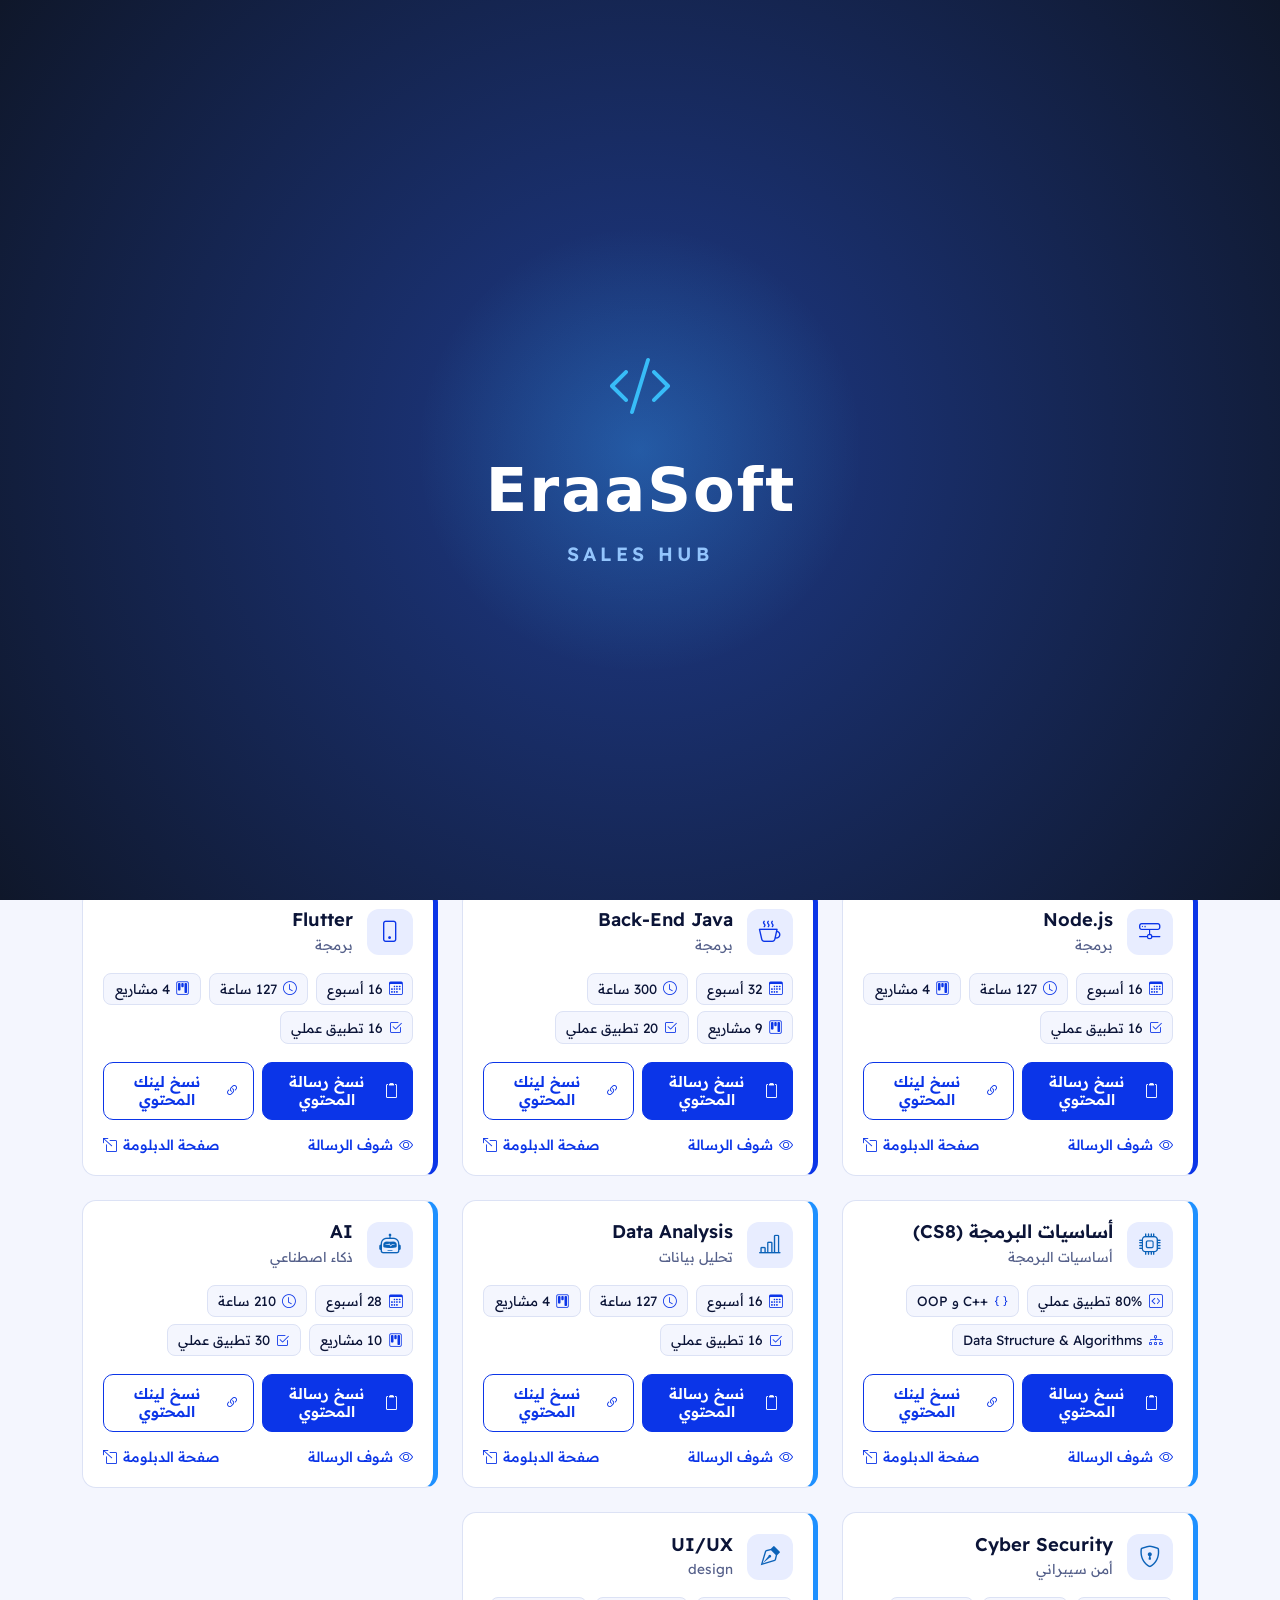
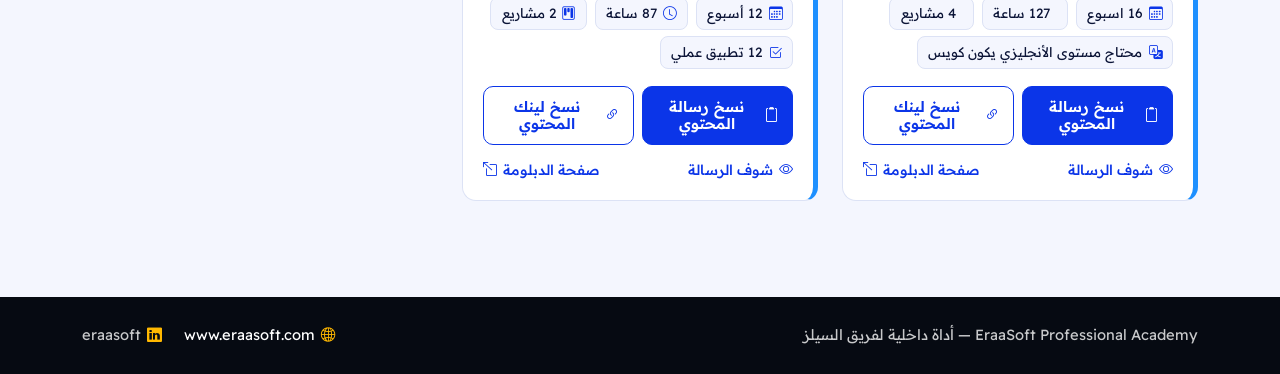
<file: index.html>
<!doctype html>
<html lang="ar" dir="rtl">

<head>
  <meta charset="utf-8">
  <meta name="viewport" content="width=device-width, initial-scale=1">
  <title>الدبلومات | EraaSoft Sales Hub</title>
  <link rel="stylesheet" href="assets/vendor/bootstrap.rtl.min.css">
  <link rel="stylesheet" href="assets/vendor/bootstrap-icons/bootstrap-icons.min.css">
  <link rel="stylesheet" href="assets/vendor/animate.min.css">
  <link rel="stylesheet" href="assets/vendor/aos.css">
  <link rel="stylesheet" href="assets/fonts/fonts.css">
  <link rel="stylesheet" href="css/style.css">
</head>

<body data-page="diplomas">

  <!-- GSAP Intro / Splash Screen -->
  <div id="splash">
    <div class="splash-glow" id="splash-glow"></div>
    <div class="splash-container">
      <div class="splash-icon-wrap" id="splash-icon">
        <i class="bi bi-code-slash"></i>
      </div>
      <h1 class="splash-title" id="splash-title">
        <span class="splash-char">E</span>
        <span class="splash-char">r</span>
        <span class="splash-char">a</span>
        <span class="splash-char">a</span>
        <span class="splash-char">S</span>
        <span class="splash-char">o</span>
        <span class="splash-char">f</span>
        <span class="splash-char">t</span>
      </h1>
      <div class="splash-sub" id="splash-sub">Sales Hub</div>
    </div>
  </div>

  <!-- قالب الزرار -->
  <template id="theme-toggle-template">
    <button id="theme-toggle" class="theme-toggle" aria-label="تغيير الوضع">
      <span class="toggle-icon">
        <svg class="sun-icon" xmlns="http://www.w3.org/2000/svg" viewBox="0 0 24 24" fill="none" stroke="currentColor"
          stroke-width="2" stroke-linecap="round" stroke-linejoin="round">
          <circle cx="12" cy="12" r="5"></circle>
          <line x1="12" y1="1" x2="12" y2="3"></line>
          <line x1="12" y1="21" x2="12" y2="23"></line>
          <line x1="4.22" y1="4.22" x2="5.64" y2="5.64"></line>
          <line x1="18.36" y1="18.36" x2="19.78" y2="19.78"></line>
          <line x1="1" y1="12" x2="3" y2="12"></line>
          <line x1="21" y1="12" x2="23" y2="12"></line>
          <line x1="4.22" y1="19.78" x2="5.64" y2="18.36"></line>
          <line x1="18.36" y1="5.64" x2="19.78" y2="4.22"></line>
        </svg>
        <svg class="moon-icon" xmlns="http://www.w3.org/2000/svg" viewBox="0 0 24 24" fill="none" stroke="currentColor"
          stroke-width="2" stroke-linecap="round" stroke-linejoin="round">
          <path d="M21 12.79A9 9 0 1 1 11.21 3 7 7 0 0 0 21 12.79z"></path>
        </svg>
      </span>
    </button>
  </template>

  <!-- مكان الناف بار -->
  <div id="site-nav"></div>

  <header class="eh-hero on-dark">
    <div class="container">
      <h1 class="animate__animated animate__fadeInUp">اختار الدبلومة وابعتها للعميل في ضغطة</h1>
      <p class="lead animate__animated animate__fadeInUp" style="animation-delay:.12s">
        <span class="bg-warning text-dark fw-bold px-3 py-1 rounded shadow-sm d-inline-block">
          صلي علي النبي ونت شغال عشان ربنا يكرمك
        </span>
      </p>
      <div class="search-wrap animate__animated animate__fadeInUp" style="animation-delay:.24s">
        <i class="bi bi-search" aria-hidden="true"></i>
        <input id="dipSearch" type="search" class="form-control" autocomplete="off" placeholder="دور على دبلومة…"
          aria-label="بحث عن دبلومة">
      </div>
    </div>
  </header>

  <main class="container py-4 py-lg-5">
    <div class="toolbar">
      <div class="chips" id="chips" role="group" aria-label="فلترة حسب الدبلومة"></div>
      <span class="result-count" id="resultCount" aria-live="polite"></span>
    </div>

    <div class="row g-3 g-lg-4" id="dipGrid">
      <div class="load-note"
        style="padding:16px;border:1px dashed #999;border-radius:10px;background:#fff;color:#444;line-height:1.9"></div>
    </div>

    <div class="empty" id="emptyState" hidden>
      <i class="bi bi-search"></i>
      <h2>مفيش دبلومة بالاسم ده</h2>
      <p>جرّب كلمة تانية أو اختار "الكل".</p>
    </div>
  </main>

  <!-- معاينة الرسالة -->
  <div class="modal fade" id="msgModal" tabindex="-1" aria-labelledby="msgModalTitle" aria-hidden="true">
    <div class="modal-dialog modal-dialog-centered modal-dialog-scrollable modal-lg">
      <div class="modal-content">
        <div class="modal-header">
          <h2 class="modal-title" id="msgModalTitle"></h2>
          <button type="button" class="btn-close" data-bs-dismiss="modal" aria-label="إغلاق"></button>
        </div>
        <div class="modal-body">
          <div class="msg-box" id="msgBox"></div>
        </div>
        <div class="modal-footer justify-content-start gap-2">
          <button type="button" class="btn-eh" id="msgCopy"><i class="bi bi-clipboard2"></i><span>نسخ الرسالة كامله</span></button>
          <button type="button" class="btn-eh btn-eh--ghost" id="msgCopyLink"><i class="bi bi-link-45deg"></i><span>نسخ لينك المحتوي</span></button>
        </div>
      </div>
    </div>
  </div>

  <!-- زرار العودة للأعلى -->
  <button id="backToTop" class="back-to-top" type="button" aria-label="العودة للأعلى" title="العودة للأعلى">
    <svg xmlns="http://www.w3.org/2000/svg" width="24" height="24" viewBox="0 0 24 24" fill="none" stroke="currentColor" stroke-width="2.5" stroke-linecap="round" stroke-linejoin="round">
      <path d="m18 15-6-6-6 6"/>
    </svg>
  </button>

  <!-- مكان الفوتر -->
  <div id="site-footer"></div>

  <!-- السكربتات -->
  <script src="https://cdnjs.cloudflare.com/ajax/libs/gsap/3.12.5/gsap.min.js"></script>
  <script src="assets/vendor/bootstrap.bundle.min.js"></script>
  <script src="assets/vendor/aos.js"></script>

  <!-- ملفات الـ JS الخاصة بك -->
  <script src="js/data.js"></script>
  <script src="js/layout.js"></script>
  <script src="js/diplomas.js"></script>
  <script src="js/sales info.js"></script>

</body>
</html>
</file>
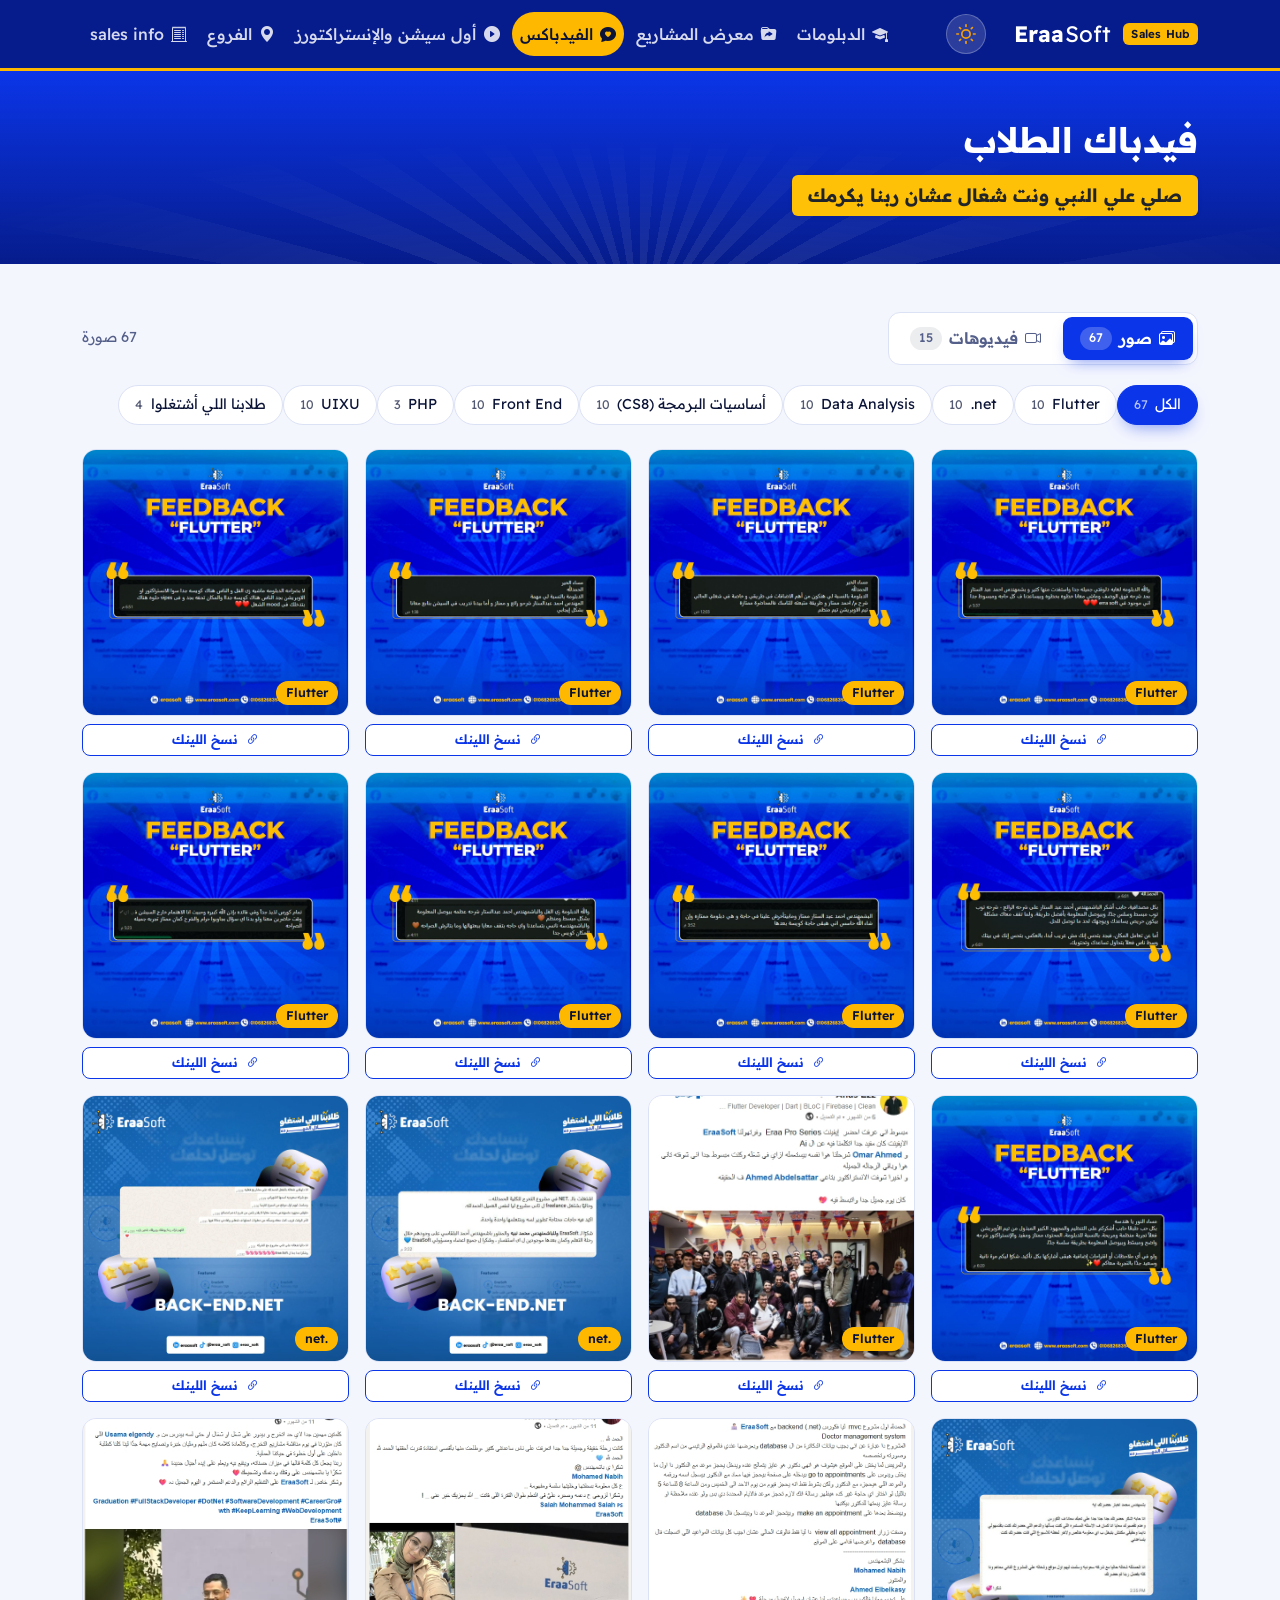
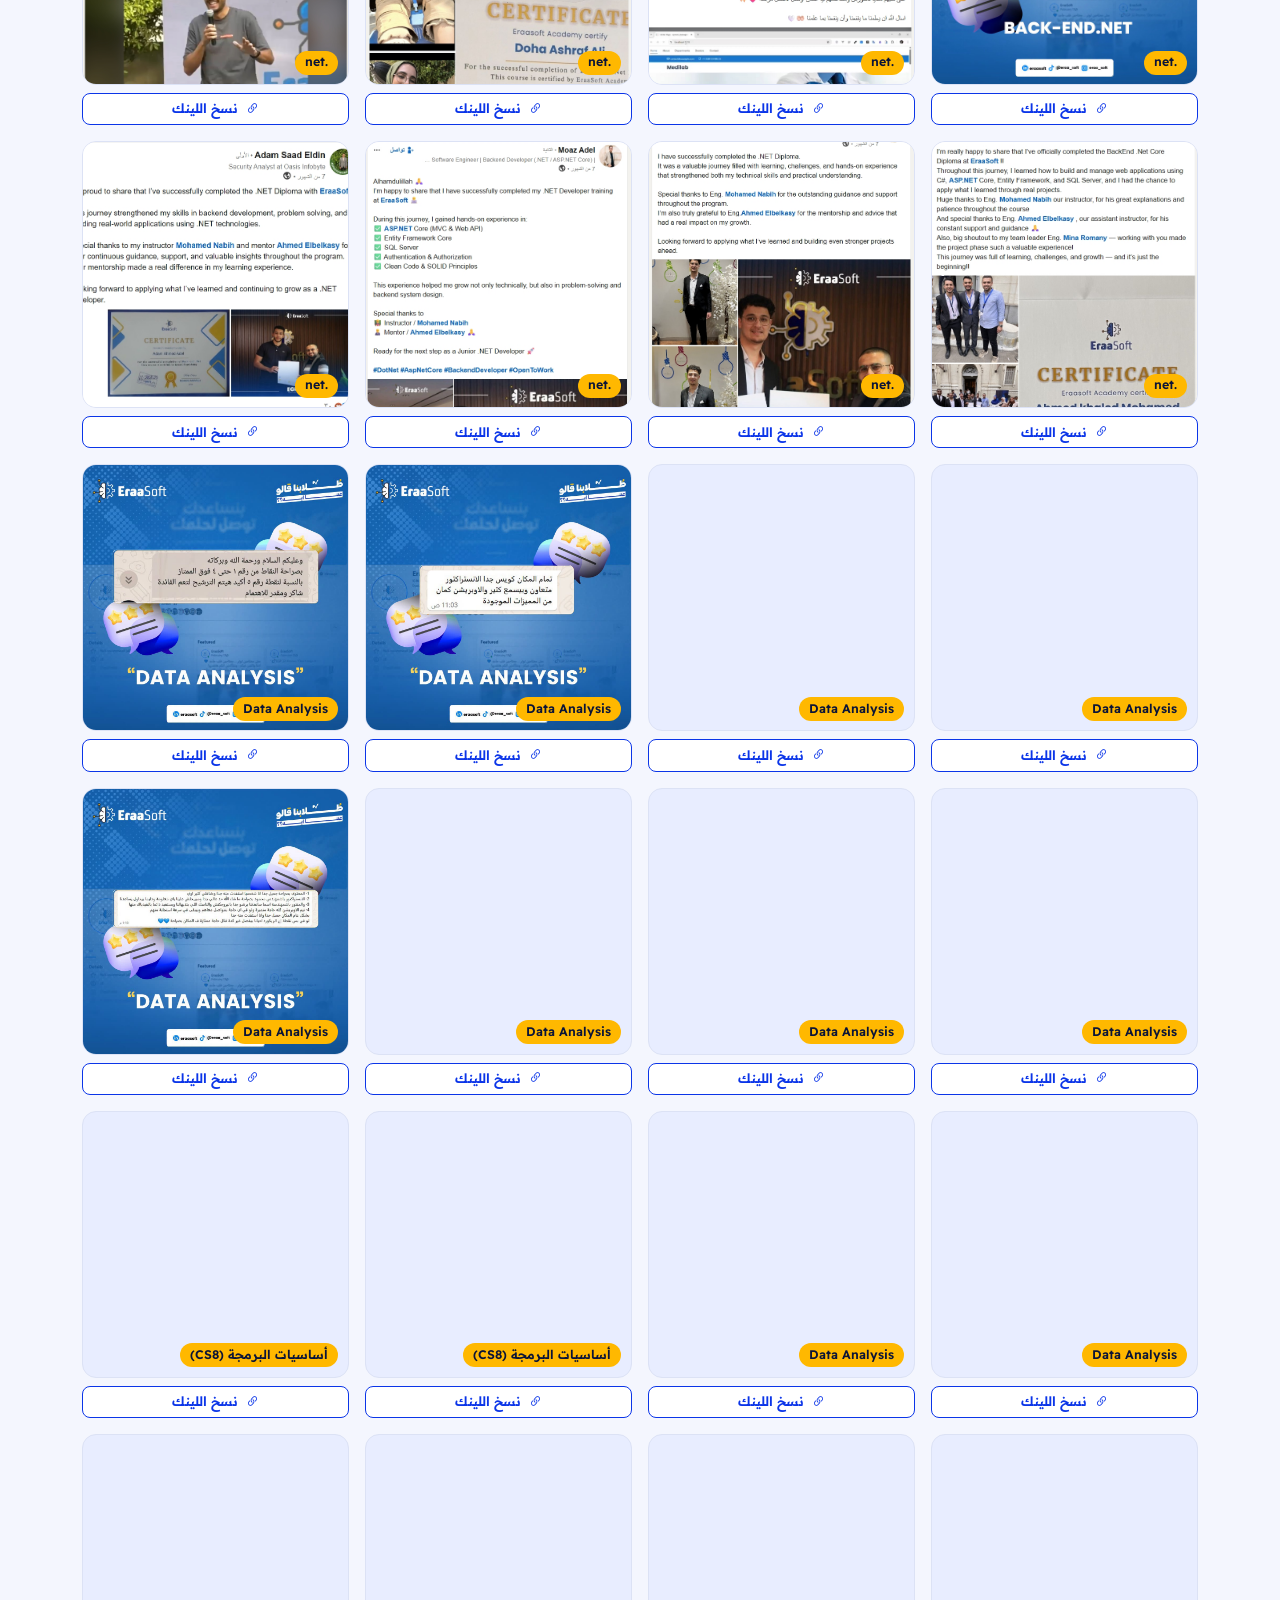
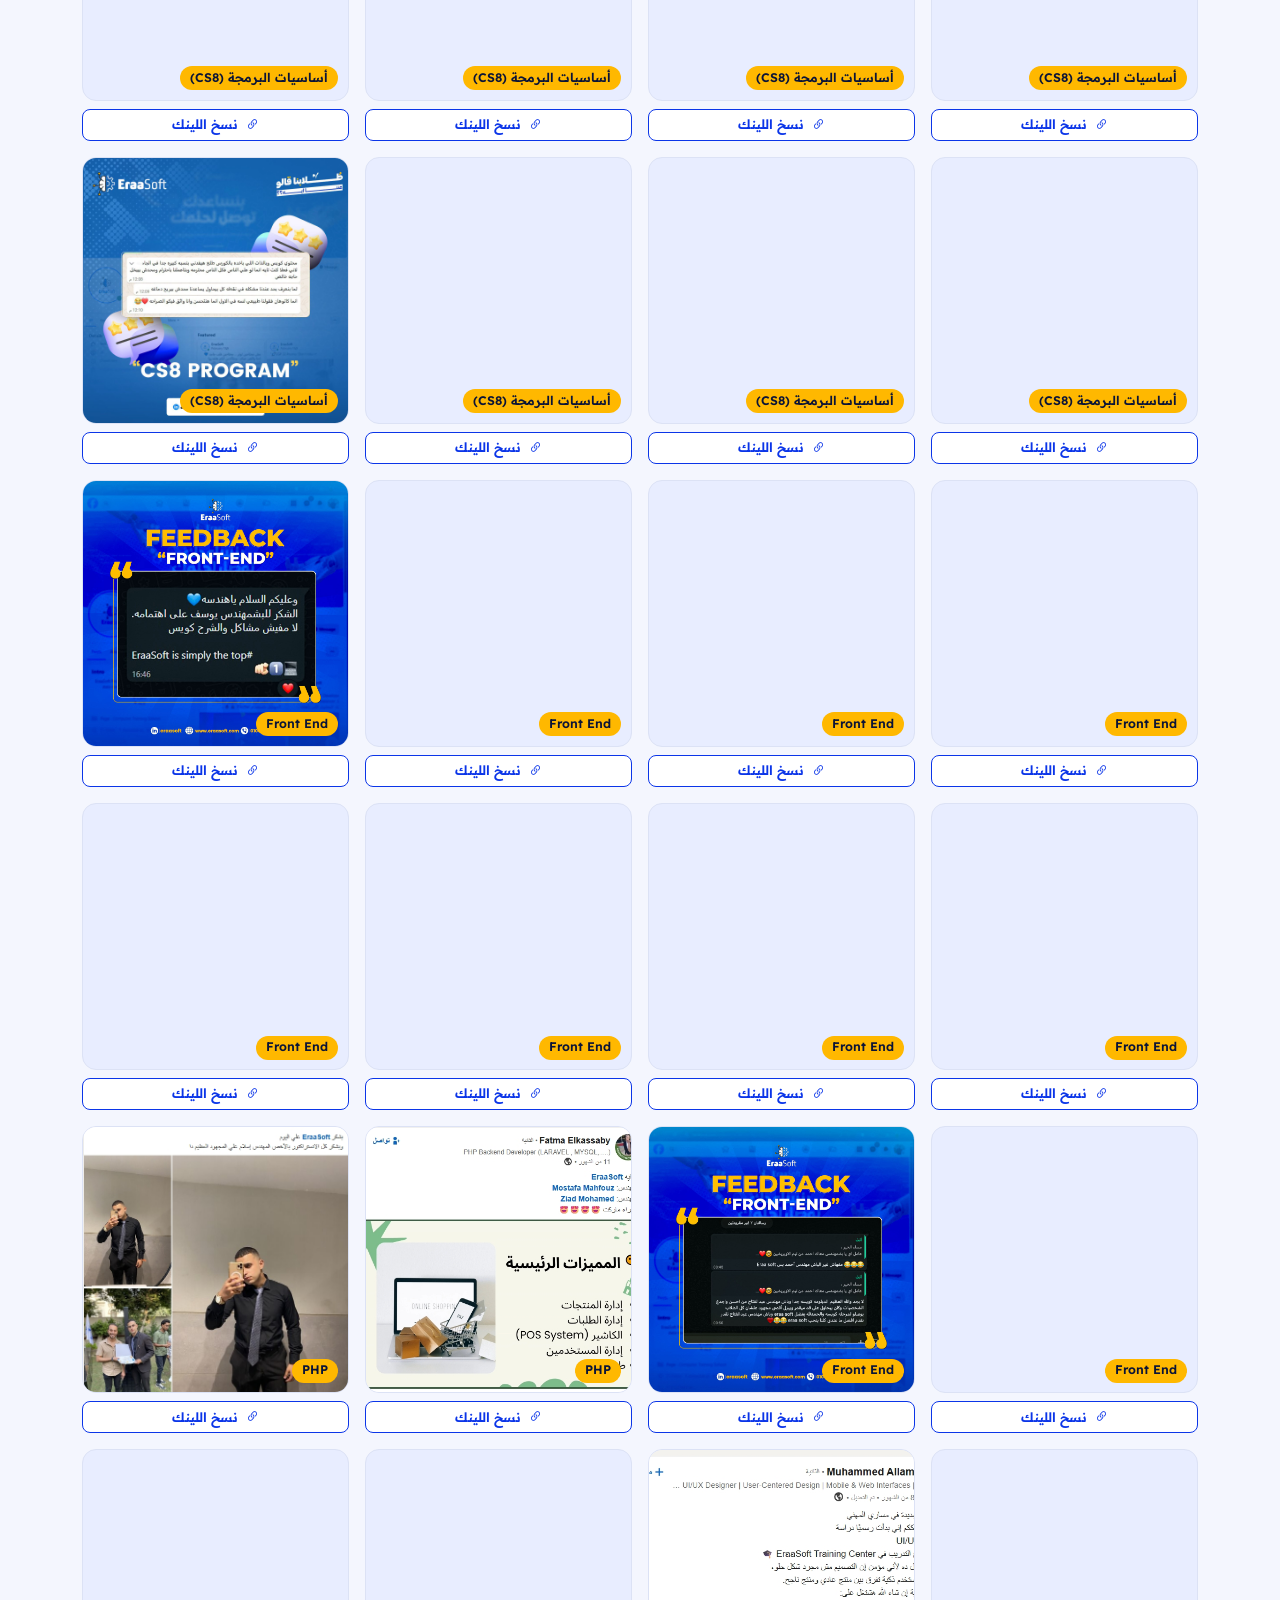
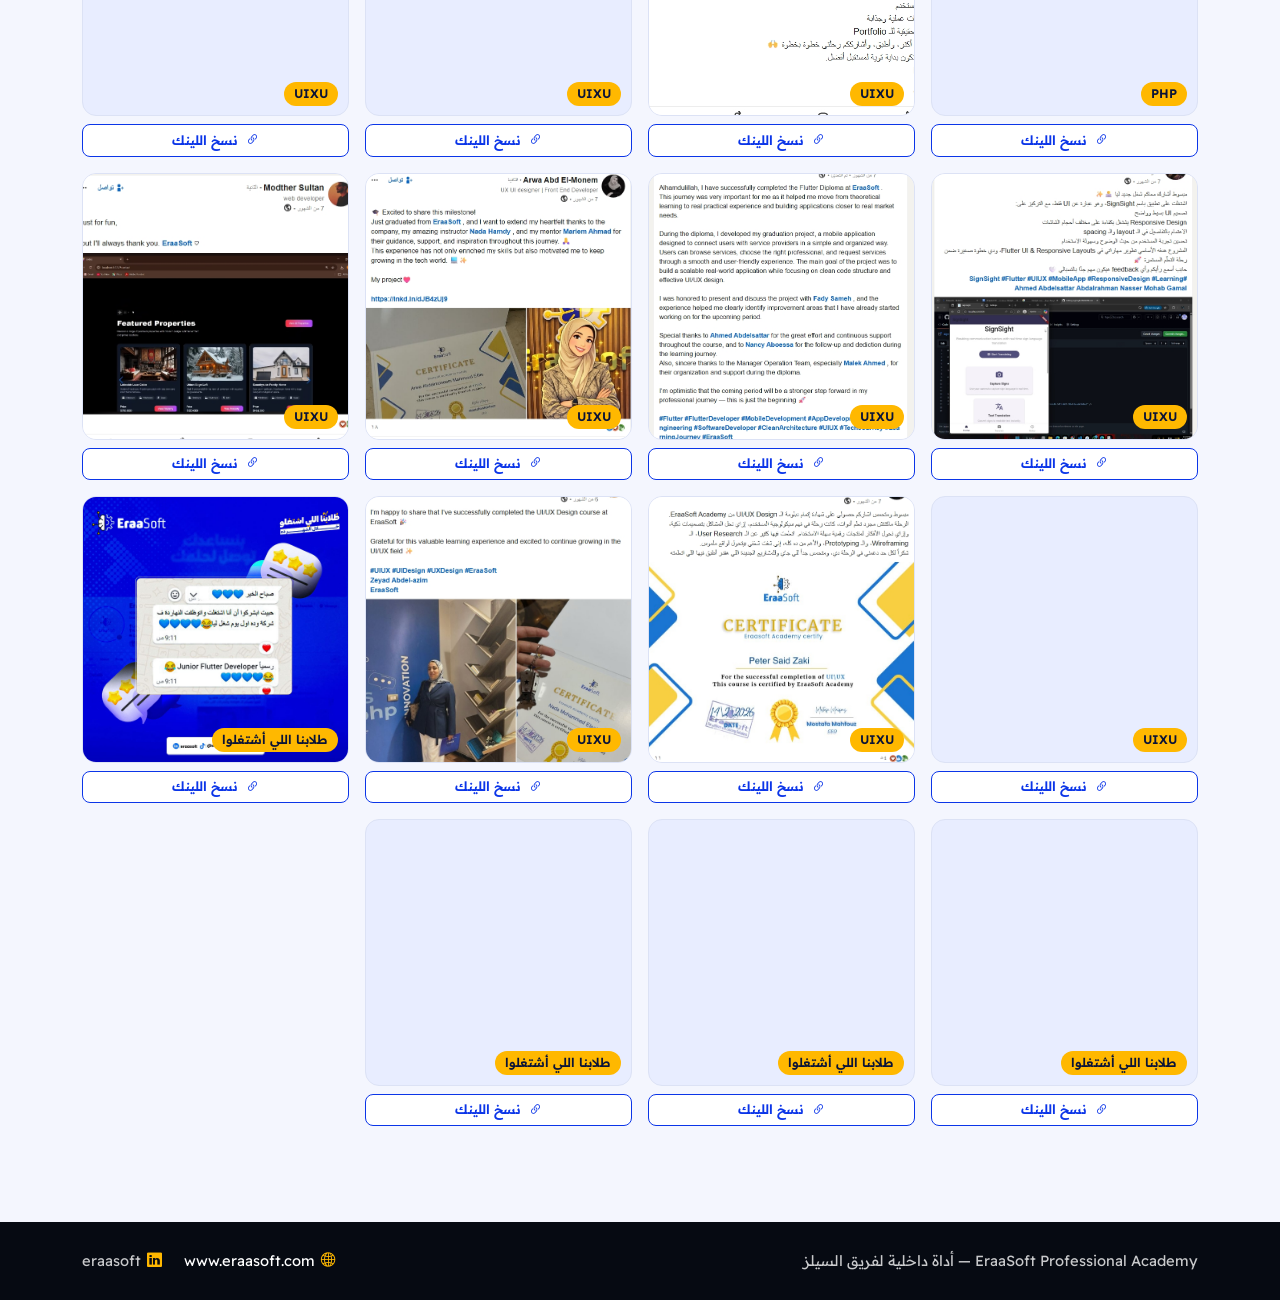
<file: feedback.html>
<!doctype html>
<html lang="ar" dir="rtl">

<head>
  <meta charset="utf-8">
  <meta name="viewport" content="width=device-width, initial-scale=1">
  <title>الفيدباكس | EraaSoft Sales Hub</title>
  <link rel="stylesheet" href="assets/vendor/bootstrap.rtl.min.css">
  <link rel="stylesheet" href="assets/vendor/bootstrap-icons/bootstrap-icons.min.css">
  <link rel="stylesheet" href="assets/vendor/animate.min.css">
  <link rel="stylesheet" href="assets/vendor/aos.css">
  <link rel="stylesheet" href="assets/fonts/fonts.css">
  <link rel="stylesheet" href="css/style.css">
</head>

<body data-page="feedback">
    <!-- قالب الزرار (سيتم إدراجه تلقائياً بجانب اللوجو داخل الناف بار) -->
  <template id="theme-toggle-template">
    <button id="theme-toggle" class="theme-toggle" aria-label="تغيير الوضع">
      <span class="toggle-icon">
        <!-- أيقونة الشمس (Light Mode) -->
        <svg class="sun-icon" xmlns="http://www.w3.org/2000/svg" viewBox="0 0 24 24" fill="none" stroke="currentColor" stroke-width="2" stroke-linecap="round" stroke-linejoin="round">
          <circle cx="12" cy="12" r="5"></circle>
          <line x1="12" y1="1" x2="12" y2="3"></line>
          <line x1="12" y1="21" x2="12" y2="23"></line>
          <line x1="4.22" y1="4.22" x2="5.64" y2="5.64"></line>
          <line x1="18.36" y1="18.36" x2="19.78" y2="19.78"></line>
          <line x1="1" y1="12" x2="3" y2="12"></line>
          <line x1="21" y1="12" x2="23" y2="12"></line>
          <line x1="4.22" y1="19.78" x2="5.64" y2="18.36"></line>
          <line x1="18.36" y1="5.64" x2="19.78" y2="4.22"></line>
        </svg>
        <!-- أيقونة القمر (Dark Mode) -->
        <svg class="moon-icon" xmlns="http://www.w3.org/2000/svg" viewBox="0 0 24 24" fill="none" stroke="currentColor" stroke-width="2" stroke-linecap="round" stroke-linejoin="round">
          <path d="M21 12.79A9 9 0 1 1 11.21 3 7 7 0 0 0 21 12.79z"></path>
        </svg>
      </span>
    </button>
  </template>

  <div id="site-nav"></div>

  <header class="eh-hero eh-hero--sm on-dark">
    <div class="container">
      <h1 class="animate__animated animate__fadeInUp">فيدباك الطلاب</h1>
<p class="lead animate__animated animate__fadeInUp" style="animation-delay:.12s">
  <span class="bg-warning text-dark fw-bold px-3 py-1 rounded shadow-sm d-inline-block">
    صلي علي النبي ونت شغال عشان ربنا يكرمك
  </span>
</p>
    </div>
  </header>

  <main class="container py-4 py-lg-5">
    <div class="toolbar">
      <div class="seg" role="tablist" aria-label="نوع الفيدباك">
        <button type="button" role="tab" id="tab-images" data-tab="images" aria-selected="true">
          <i class="bi bi-images"></i>صور <span class="count" id="cnt-images"></span>
        </button>
        <button type="button" role="tab" id="tab-videos" data-tab="videos" aria-selected="false">
          <i class="bi bi-camera-video"></i>فيديوهات <span class="count" id="cnt-videos"></span>
        </button>
      </div>
      <span class="result-count" id="resultCount" aria-live="polite"></span>
    </div>

    <div class="chips mb-4" id="chips" role="group" aria-label="فلترة حسب الدبلومة"></div>

    <div class="row g-3" id="grid">
      <div class="load-note" style="padding:16px;border:1px dashed #999;border-radius:10px;background:#fff;color:#444;line-height:1.9"></div>
    </div>

    <div class="empty" id="emptyState" hidden>
      <i class="bi bi-camera-video-off"></i>
      <h2>لسه مفيش فيديوهات هنا</h2>
      <p>أول ما يتضاف فيديو هيظهر في الصفحة دي.</p>
    </div>
  </main>

  <!-- صور الفيدباكس -->
  <div class="modal fade lb" id="lightbox" tabindex="-1" aria-label="عرض الصورة" aria-hidden="true">
    <div class="modal-dialog modal-fullscreen m-0">
      <div class="modal-content">
        <div class="lb-bar on-dark">
          <div class="lb-title"><span class="lb-tag" id="lbTag"></span><span class="lb-count" id="lbCount"></span></div>
          <div class="lb-tools">
            <a class="lb-btn lb-btn--gold" id="lbDownload" href="#" download><i class="bi bi-download"></i>تحميل</a>
            <button type="button" class="lb-btn" data-bs-dismiss="modal"><i class="bi bi-x-lg"></i>إغلاق</button>
          </div>
        </div>
        <div class="lb-stage on-dark" id="lbStage">
          <button type="button" class="lb-nav prev" id="lbPrev" aria-label="الصورة السابقة"><i class="bi bi-chevron-right"></i></button>
          <img class="lb-img" id="lbImg" alt="">
          <button type="button" class="lb-nav next" id="lbNext" aria-label="الصورة التالية"><i class="bi bi-chevron-left"></i></button>
        </div>
      </div>
    </div>
  </div>

<!-- مشغل الفيديو -->
<div class="modal fade vm" id="videoModal" tabindex="-1" aria-label="تشغيل الفيديو" aria-hidden="true">
  <div class="modal-dialog modal-dialog-centered vm-dialog">
    <div class="modal-content">
      <div class="modal-header border-0 on-dark d-flex justify-content-between align-items-center">
        <h2 class="modal-title" id="vmTitle"></h2>
        <div class="d-flex align-items-center gap-2">
          <!-- زر التحميل بالتنسيق البسيط والأنيق -->
          <a href="#" id="vmDownloadBtn" class="btn-download" aria-label="تحميل الفيديو">
            <i class="bi bi-download"></i>
            <span>تحميل</span>
          </a>
          <button type="button" class="btn-close btn-close-white" data-bs-dismiss="modal" aria-label="إغلاق"></button>
        </div>
      </div>
      <div class="vm-frame" id="vmFrame"></div>
    </div>
  </div>
</div>

  <!-- زرار العودة للأعلى -->
<button id="backToTop" class="back-to-top" type="button" aria-label="العودة للأعلى" title="العودة للأعلى">
  <svg xmlns="http://www.w3.org/2000/svg" width="24" height="24" viewBox="0 0 24 24" fill="none" stroke="currentColor" stroke-width="2.5" stroke-linecap="round" stroke-linejoin="round">
    <path d="m18 15-6-6-6 6"/>
  </svg>
</button>

  <div id="site-footer"></div>

  <script src="assets/vendor/bootstrap.bundle.min.js"></script>
  <script src="assets/vendor/aos.js"></script>
  <script src="js/data.js"></script>
  <script src="js/feedback.js"></script>
  <script src="js/layout.js"></script>
</body>
</html>
</file>
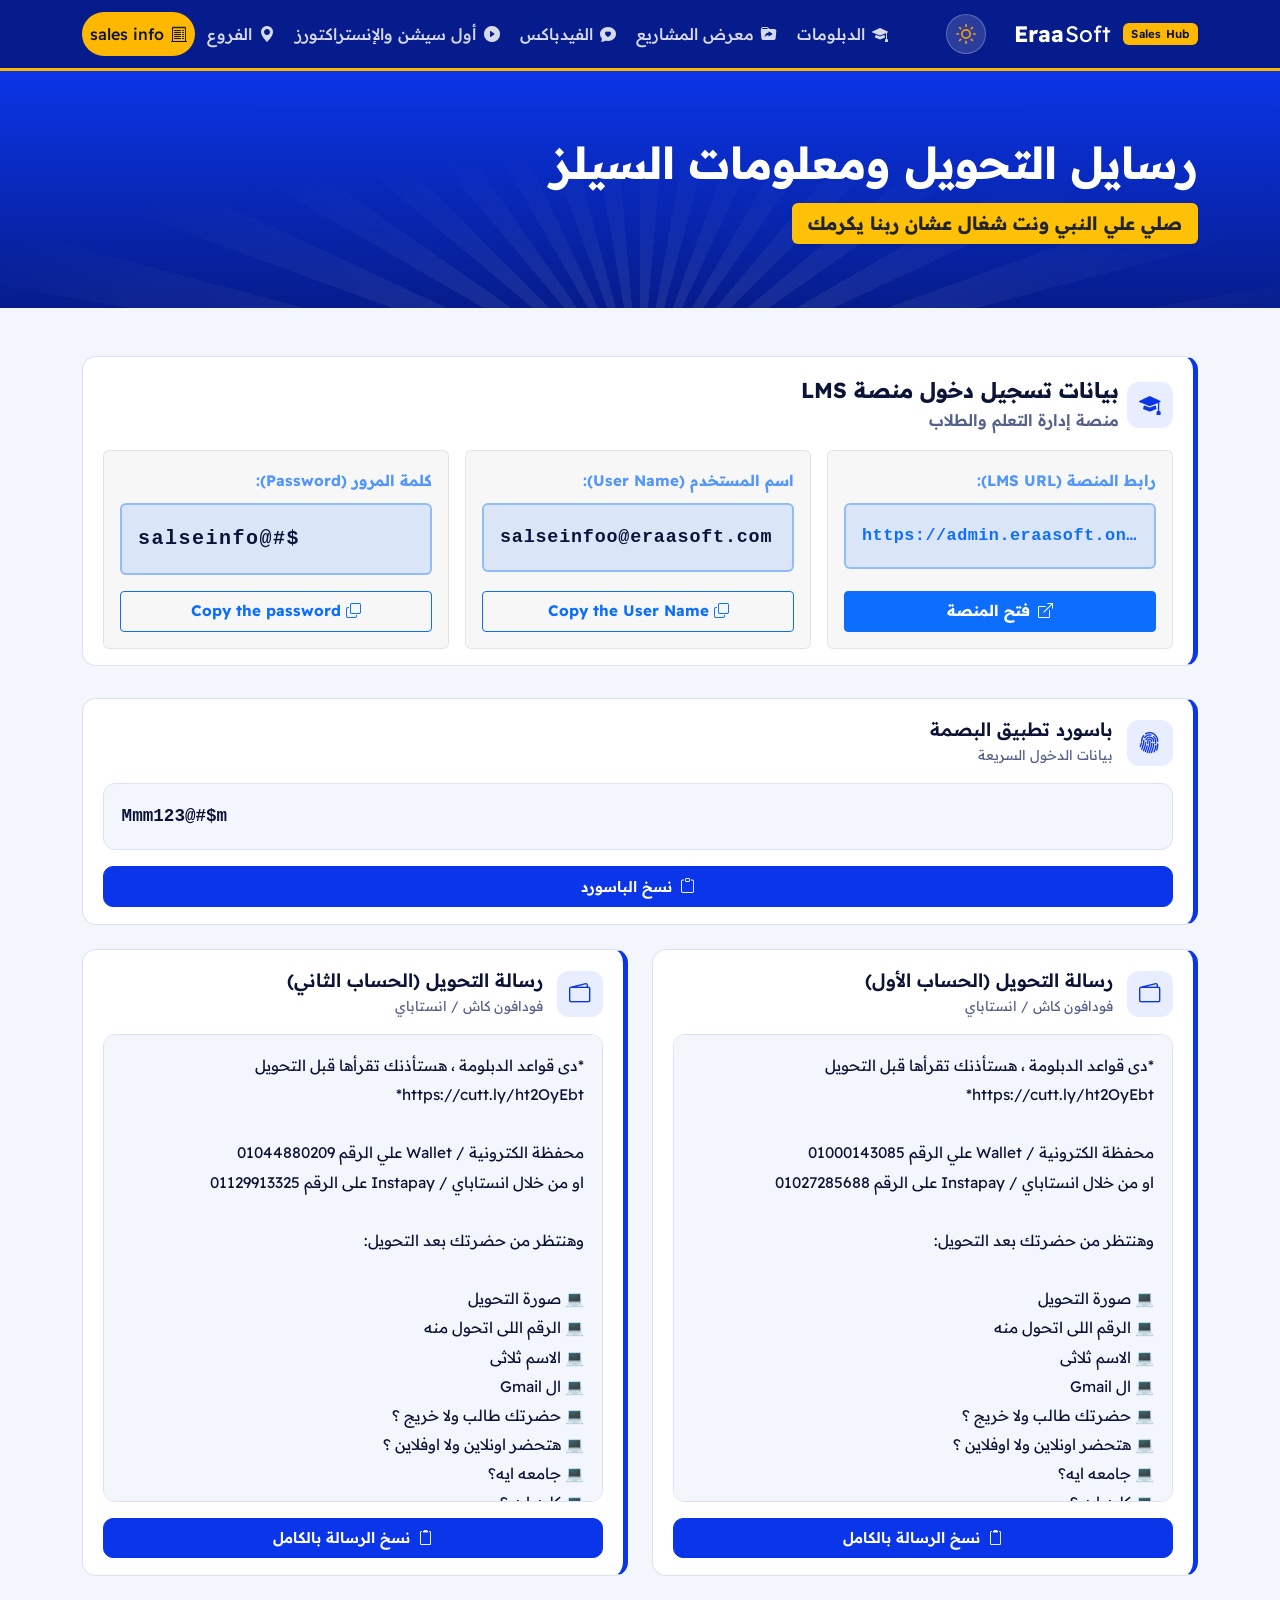
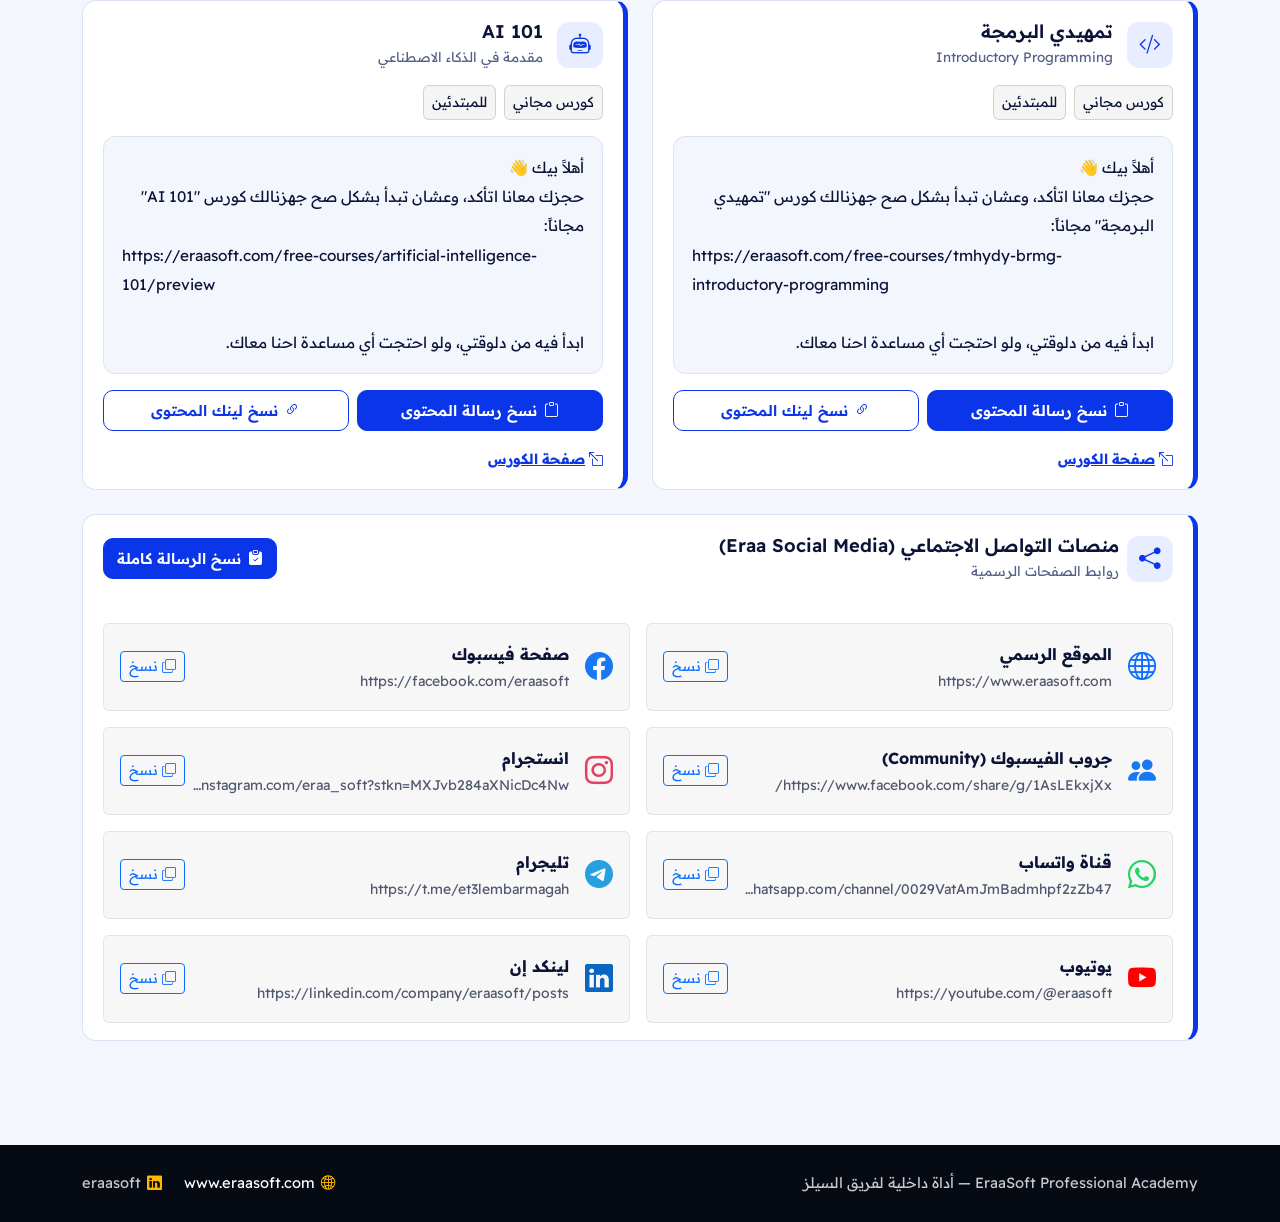
<file: sales-info.html>
<!doctype html>
<html lang="ar" dir="rtl">
<head>
  <meta charset="utf-8">
  <meta name="viewport" content="width=device-width, initial-scale=1">
  <title>معلومات المبيعات | EraaSoft Sales Hub</title>
  <link rel="stylesheet" href="assets/vendor/bootstrap.rtl.min.css">
  <link rel="stylesheet" href="assets/vendor/bootstrap-icons/bootstrap-icons.min.css">
  <link rel="stylesheet" href="assets/vendor/animate.min.css">
  <link rel="stylesheet" href="assets/vendor/aos.css">
  <link rel="stylesheet" href="assets/fonts/fonts.css">
  <link rel="stylesheet" href="css/style.css">
</head>
<body data-page="sales-info">

  <!-- قالب زرار التبديل (سيتم إدراجه تلقائياً بجانب اللوجو داخل الناف بار) -->
  <template id="theme-toggle-template">
    <button id="theme-toggle" class="theme-toggle" aria-label="تغيير الوضع">
      <span class="toggle-icon">
        <svg class="sun-icon" xmlns="http://www.w3.org/2000/svg" viewBox="0 0 24 24" fill="none" stroke="currentColor" stroke-width="2" stroke-linecap="round" stroke-linejoin="round">
          <circle cx="12" cy="12" r="5"></circle>
          <line x1="12" y1="1" x2="12" y2="3"></line>
          <line x1="12" y1="21" x2="12" y2="23"></line>
          <line x1="4.22" y1="4.22" x2="5.64" y2="5.64"></line>
          <line x1="18.36" y1="18.36" x2="19.78" y2="19.78"></line>
          <line x1="1" y1="12" x2="3" y2="12"></line>
          <line x1="21" y1="12" x2="23" y2="12"></line>
          <line x1="4.22" y1="19.78" x2="5.64" y2="18.36"></line>
          <line x1="18.36" y1="5.64" x2="19.78" y2="4.22"></line>
        </svg>
        <svg class="moon-icon" xmlns="http://www.w3.org/2000/svg" viewBox="0 0 24 24" fill="none" stroke="currentColor" stroke-width="2" stroke-linecap="round" stroke-linejoin="round">
          <path d="M21 12.79A9 9 0 1 1 11.21 3 7 7 0 0 0 21 12.79z"></path>
        </svg>
      </span>
    </button>
  </template>

  <div id="site-nav"></div>

  <header class="eh-hero on-dark">
    <div class="container">
      <h1 class="animate__animated animate__fadeInUp">رسايل التحويل ومعلومات السيلز</h1>
      <p class="lead animate__animated animate__fadeInUp" style="animation-delay:.12s">
        <span class="bg-warning text-dark fw-bold px-3 py-1 rounded shadow-sm d-inline-block">
          صلي علي النبي ونت شغال عشان ربنا يكرمك
        </span>
      </p>
    </div>
  </header>

  <main class="container py-4 py-lg-5">
    <div class="row g-4 justify-content-center" id="salesContent">
    </div>
  </main>

    <!-- زرار العودة للأعلى -->
<button id="backToTop" class="back-to-top" type="button" aria-label="العودة للأعلى" title="العودة للأعلى">
  <svg xmlns="http://www.w3.org/2000/svg" width="24" height="24" viewBox="0 0 24 24" fill="none" stroke="currentColor" stroke-width="2.5" stroke-linecap="round" stroke-linejoin="round">
    <path d="m18 15-6-6-6 6"/>
  </svg>
</button>

  <div id="site-footer"></div>

  <script src="assets/vendor/bootstrap.bundle.min.js"></script>
  <script src="assets/vendor/aos.js"></script>
  <script src="js/data.js"></script>
  <script src="js/layout.js"></script>
  <script src="js/sales info.js"></script>
</body>
</html>
</file>
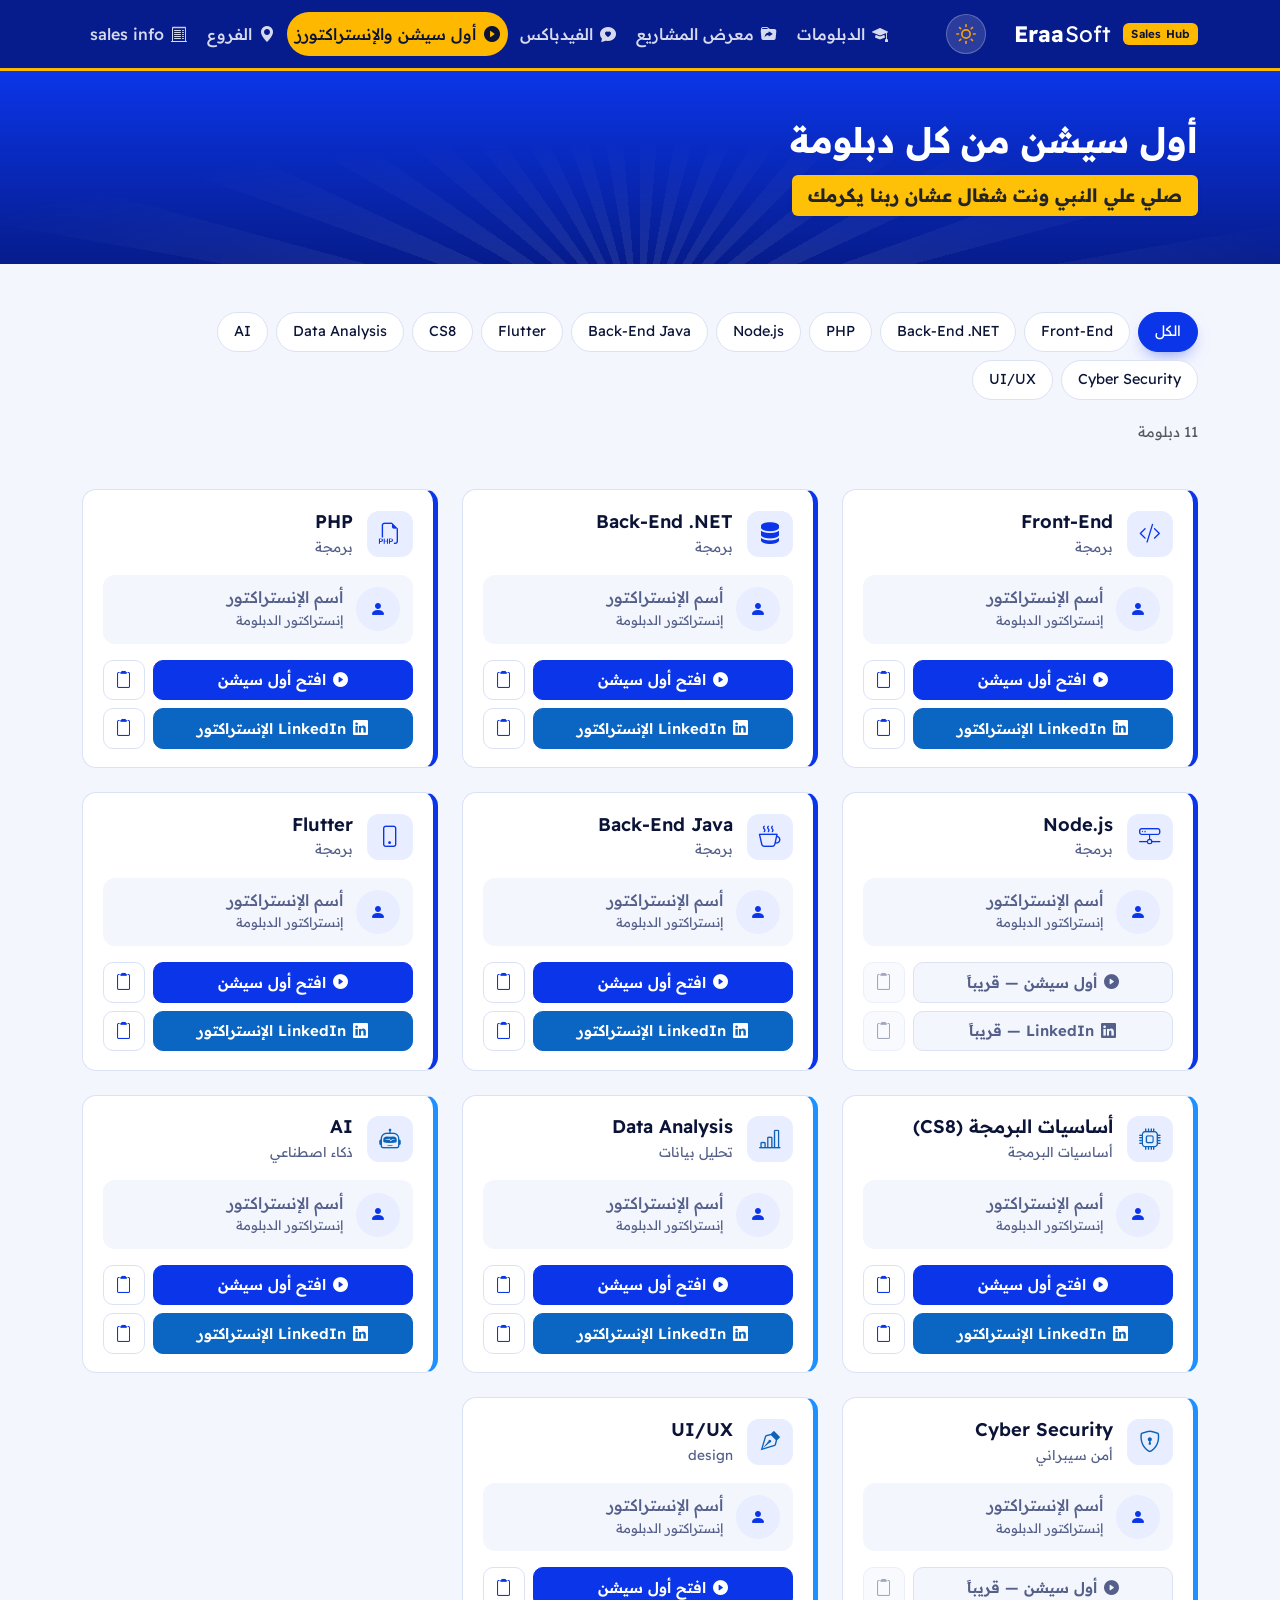
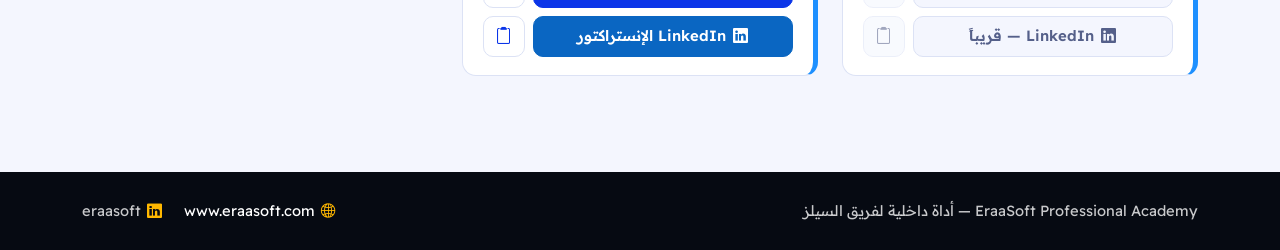
<file: sessions.html>
<!doctype html>
<html lang="ar" dir="rtl">
<head>
  <meta charset="utf-8">
  <meta name="viewport" content="width=device-width, initial-scale=1">
  <title>أول سيشن والإنستراكتورز | EraaSoft Sales Hub</title>
  <link rel="stylesheet" href="assets/vendor/bootstrap.rtl.min.css">
  <link rel="stylesheet" href="assets/vendor/bootstrap-icons/bootstrap-icons.min.css">
  <link rel="stylesheet" href="assets/vendor/animate.min.css">
  <link rel="stylesheet" href="assets/vendor/aos.css">
  <link rel="stylesheet" href="assets/fonts/fonts.css">
  <link rel="stylesheet" href="css/style.css">
</head>
<body data-page="sessions">
  <!-- قالب الزرار (سيتم إدراجه تلقائياً بجانب اللوجو داخل الناف بار) -->
  <template id="theme-toggle-template">
    <button id="theme-toggle" class="theme-toggle" aria-label="تغيير الوضع">
      <span class="toggle-icon">
        <!-- أيقونة الشمس (Light Mode) -->
        <svg class="sun-icon" xmlns="http://www.w3.org/2000/svg" viewBox="0 0 24 24" fill="none" stroke="currentColor" stroke-width="2" stroke-linecap="round" stroke-linejoin="round">
          <circle cx="12" cy="12" r="5"></circle>
          <line x1="12" y1="1" x2="12" y2="3"></line>
          <line x1="12" y1="21" x2="12" y2="23"></line>
          <line x1="4.22" y1="4.22" x2="5.64" y2="5.64"></line>
          <line x1="18.36" y1="18.36" x2="19.78" y2="19.78"></line>
          <line x1="1" y1="12" x2="3" y2="12"></line>
          <line x1="21" y1="12" x2="23" y2="12"></line>
          <line x1="4.22" y1="19.78" x2="5.64" y2="18.36"></line>
          <line x1="18.36" y1="5.64" x2="19.78" y2="4.22"></line>
        </svg>
        <!-- أيقونة القمر (Dark Mode) -->
        <svg class="moon-icon" xmlns="http://www.w3.org/2000/svg" viewBox="0 0 24 24" fill="none" stroke="currentColor" stroke-width="2" stroke-linecap="round" stroke-linejoin="round">
          <path d="M21 12.79A9 9 0 1 1 11.21 3 7 7 0 0 0 21 12.79z"></path>
        </svg>
      </span>
    </button>
  </template>

  <div id="site-nav"></div>

  <header class="eh-hero eh-hero--sm on-dark">
    <div class="container">
      <h1 class="animate__animated animate__fadeInUp">أول سيشن من كل دبلومة</h1>
<p class="lead animate__animated animate__fadeInUp" style="animation-delay:.12s">
  <span class="bg-warning text-dark fw-bold px-3 py-1 rounded shadow-sm d-inline-block">
    صلي علي النبي ونت شغال عشان ربنا يكرمك
  </span>
</p>
    </div>
  </header>

  <main class="container py-4 py-lg-5">
    <div class="toolbar">
      <div class="chips d-flex flex-wrap gap-2" id="chips" role="group" aria-label="فلترة حسب الدبلومة"></div>
      <span class="result-count d-block mt-2 text-muted" id="resultCount" aria-live="polite"></span>
    </div>

    <div class="row g-3 g-lg-4 mt-2" id="grid"></div>
  </main>

  <!-- زرار العودة للأعلى -->
<button id="backToTop" class="back-to-top" type="button" aria-label="العودة للأعلى" title="العودة للأعلى">
  <svg xmlns="http://www.w3.org/2000/svg" width="24" height="24" viewBox="0 0 24 24" fill="none" stroke="currentColor" stroke-width="2.5" stroke-linecap="round" stroke-linejoin="round">
    <path d="m18 15-6-6-6 6"/>
  </svg>
</button>

  <div id="site-footer"></div>

  <script src="assets/vendor/bootstrap.bundle.min.js"></script>
  <script src="assets/vendor/aos.js"></script>
  <script src="js/data.js"></script>   
  <script src="js/layout.js"></script>
  <script src="js/sessions.js"></script>
</body>
</html>
</file>
<file: assets/fonts/fonts.css>
/* readex-pro-arabic-400-normal */
@font-face {
  font-family: 'Readex Pro';
  font-style: normal;
  font-display: swap;
  font-weight: 400;
  src: url(./files/readex-pro-arabic-400-normal.woff2) format('woff2');
  unicode-range: U+0600-06FF,U+0750-077F,U+0870-088E,U+0890-0891,U+0898-08E1,U+08E3-08FF,U+200C-200E,U+2010-2011,U+204F,U+2E41,U+FB50-FDFF,U+FE70-FE74,U+FE76-FEFC,U+102E0-102FB,U+10E60-10E7E,U+10EFD-10EFF,U+1EE00-1EE03,U+1EE05-1EE1F,U+1EE21-1EE22,U+1EE24,U+1EE27,U+1EE29-1EE32,U+1EE34-1EE37,U+1EE39,U+1EE3B,U+1EE42,U+1EE47,U+1EE49,U+1EE4B,U+1EE4D-1EE4F,U+1EE51-1EE52,U+1EE54,U+1EE57,U+1EE59,U+1EE5B,U+1EE5D,U+1EE5F,U+1EE61-1EE62,U+1EE64,U+1EE67-1EE6A,U+1EE6C-1EE72,U+1EE74-1EE77,U+1EE79-1EE7C,U+1EE7E,U+1EE80-1EE89,U+1EE8B-1EE9B,U+1EEA1-1EEA3,U+1EEA5-1EEA9,U+1EEAB-1EEBB,U+1EEF0-1EEF1;
}

/* readex-pro-latin-ext-400-normal */
@font-face {
  font-family: 'Readex Pro';
  font-style: normal;
  font-display: swap;
  font-weight: 400;
  src: url(./files/readex-pro-latin-ext-400-normal.woff2) format('woff2');
  unicode-range: U+0100-02AF,U+0304,U+0308,U+0329,U+1E00-1E9F,U+1EF2-1EFF,U+2020,U+20A0-20AB,U+20AD-20C0,U+2113,U+2C60-2C7F,U+A720-A7FF;
}

/* readex-pro-latin-400-normal */
@font-face {
  font-family: 'Readex Pro';
  font-style: normal;
  font-display: swap;
  font-weight: 400;
  src: url(./files/readex-pro-latin-400-normal.woff2) format('woff2');
  unicode-range: U+0000-00FF,U+0131,U+0152-0153,U+02BB-02BC,U+02C6,U+02DA,U+02DC,U+0304,U+0308,U+0329,U+2000-206F,U+2074,U+20AC,U+2122,U+2191,U+2193,U+2212,U+2215,U+FEFF,U+FFFD;
}

/* readex-pro-arabic-500-normal */
@font-face {
  font-family: 'Readex Pro';
  font-style: normal;
  font-display: swap;
  font-weight: 500;
  src: url(./files/readex-pro-arabic-500-normal.woff2) format('woff2');
  unicode-range: U+0600-06FF,U+0750-077F,U+0870-088E,U+0890-0891,U+0898-08E1,U+08E3-08FF,U+200C-200E,U+2010-2011,U+204F,U+2E41,U+FB50-FDFF,U+FE70-FE74,U+FE76-FEFC,U+102E0-102FB,U+10E60-10E7E,U+10EFD-10EFF,U+1EE00-1EE03,U+1EE05-1EE1F,U+1EE21-1EE22,U+1EE24,U+1EE27,U+1EE29-1EE32,U+1EE34-1EE37,U+1EE39,U+1EE3B,U+1EE42,U+1EE47,U+1EE49,U+1EE4B,U+1EE4D-1EE4F,U+1EE51-1EE52,U+1EE54,U+1EE57,U+1EE59,U+1EE5B,U+1EE5D,U+1EE5F,U+1EE61-1EE62,U+1EE64,U+1EE67-1EE6A,U+1EE6C-1EE72,U+1EE74-1EE77,U+1EE79-1EE7C,U+1EE7E,U+1EE80-1EE89,U+1EE8B-1EE9B,U+1EEA1-1EEA3,U+1EEA5-1EEA9,U+1EEAB-1EEBB,U+1EEF0-1EEF1;
}

/* readex-pro-latin-ext-500-normal */
@font-face {
  font-family: 'Readex Pro';
  font-style: normal;
  font-display: swap;
  font-weight: 500;
  src: url(./files/readex-pro-latin-ext-500-normal.woff2) format('woff2');
  unicode-range: U+0100-02AF,U+0304,U+0308,U+0329,U+1E00-1E9F,U+1EF2-1EFF,U+2020,U+20A0-20AB,U+20AD-20C0,U+2113,U+2C60-2C7F,U+A720-A7FF;
}

/* readex-pro-latin-500-normal */
@font-face {
  font-family: 'Readex Pro';
  font-style: normal;
  font-display: swap;
  font-weight: 500;
  src: url(./files/readex-pro-latin-500-normal.woff2) format('woff2');
  unicode-range: U+0000-00FF,U+0131,U+0152-0153,U+02BB-02BC,U+02C6,U+02DA,U+02DC,U+0304,U+0308,U+0329,U+2000-206F,U+2074,U+20AC,U+2122,U+2191,U+2193,U+2212,U+2215,U+FEFF,U+FFFD;
}

/* readex-pro-arabic-600-normal */
@font-face {
  font-family: 'Readex Pro';
  font-style: normal;
  font-display: swap;
  font-weight: 600;
  src: url(./files/readex-pro-arabic-600-normal.woff2) format('woff2');
  unicode-range: U+0600-06FF,U+0750-077F,U+0870-088E,U+0890-0891,U+0898-08E1,U+08E3-08FF,U+200C-200E,U+2010-2011,U+204F,U+2E41,U+FB50-FDFF,U+FE70-FE74,U+FE76-FEFC,U+102E0-102FB,U+10E60-10E7E,U+10EFD-10EFF,U+1EE00-1EE03,U+1EE05-1EE1F,U+1EE21-1EE22,U+1EE24,U+1EE27,U+1EE29-1EE32,U+1EE34-1EE37,U+1EE39,U+1EE3B,U+1EE42,U+1EE47,U+1EE49,U+1EE4B,U+1EE4D-1EE4F,U+1EE51-1EE52,U+1EE54,U+1EE57,U+1EE59,U+1EE5B,U+1EE5D,U+1EE5F,U+1EE61-1EE62,U+1EE64,U+1EE67-1EE6A,U+1EE6C-1EE72,U+1EE74-1EE77,U+1EE79-1EE7C,U+1EE7E,U+1EE80-1EE89,U+1EE8B-1EE9B,U+1EEA1-1EEA3,U+1EEA5-1EEA9,U+1EEAB-1EEBB,U+1EEF0-1EEF1;
}

/* readex-pro-latin-ext-600-normal */
@font-face {
  font-family: 'Readex Pro';
  font-style: normal;
  font-display: swap;
  font-weight: 600;
  src: url(./files/readex-pro-latin-ext-600-normal.woff2) format('woff2');
  unicode-range: U+0100-02AF,U+0304,U+0308,U+0329,U+1E00-1E9F,U+1EF2-1EFF,U+2020,U+20A0-20AB,U+20AD-20C0,U+2113,U+2C60-2C7F,U+A720-A7FF;
}

/* readex-pro-latin-600-normal */
@font-face {
  font-family: 'Readex Pro';
  font-style: normal;
  font-display: swap;
  font-weight: 600;
  src: url(./files/readex-pro-latin-600-normal.woff2) format('woff2');
  unicode-range: U+0000-00FF,U+0131,U+0152-0153,U+02BB-02BC,U+02C6,U+02DA,U+02DC,U+0304,U+0308,U+0329,U+2000-206F,U+2074,U+20AC,U+2122,U+2191,U+2193,U+2212,U+2215,U+FEFF,U+FFFD;
}

/* readex-pro-arabic-700-normal */
@font-face {
  font-family: 'Readex Pro';
  font-style: normal;
  font-display: swap;
  font-weight: 700;
  src: url(./files/readex-pro-arabic-700-normal.woff2) format('woff2');
  unicode-range: U+0600-06FF,U+0750-077F,U+0870-088E,U+0890-0891,U+0898-08E1,U+08E3-08FF,U+200C-200E,U+2010-2011,U+204F,U+2E41,U+FB50-FDFF,U+FE70-FE74,U+FE76-FEFC,U+102E0-102FB,U+10E60-10E7E,U+10EFD-10EFF,U+1EE00-1EE03,U+1EE05-1EE1F,U+1EE21-1EE22,U+1EE24,U+1EE27,U+1EE29-1EE32,U+1EE34-1EE37,U+1EE39,U+1EE3B,U+1EE42,U+1EE47,U+1EE49,U+1EE4B,U+1EE4D-1EE4F,U+1EE51-1EE52,U+1EE54,U+1EE57,U+1EE59,U+1EE5B,U+1EE5D,U+1EE5F,U+1EE61-1EE62,U+1EE64,U+1EE67-1EE6A,U+1EE6C-1EE72,U+1EE74-1EE77,U+1EE79-1EE7C,U+1EE7E,U+1EE80-1EE89,U+1EE8B-1EE9B,U+1EEA1-1EEA3,U+1EEA5-1EEA9,U+1EEAB-1EEBB,U+1EEF0-1EEF1;
}

/* readex-pro-latin-ext-700-normal */
@font-face {
  font-family: 'Readex Pro';
  font-style: normal;
  font-display: swap;
  font-weight: 700;
  src: url(./files/readex-pro-latin-ext-700-normal.woff2) format('woff2');
  unicode-range: U+0100-02AF,U+0304,U+0308,U+0329,U+1E00-1E9F,U+1EF2-1EFF,U+2020,U+20A0-20AB,U+20AD-20C0,U+2113,U+2C60-2C7F,U+A720-A7FF;
}

/* readex-pro-latin-700-normal */
@font-face {
  font-family: 'Readex Pro';
  font-style: normal;
  font-display: swap;
  font-weight: 700;
  src: url(./files/readex-pro-latin-700-normal.woff2) format('woff2');
  unicode-range: U+0000-00FF,U+0131,U+0152-0153,U+02BB-02BC,U+02C6,U+02DA,U+02DC,U+0304,U+0308,U+0329,U+2000-206F,U+2074,U+20AC,U+2122,U+2191,U+2193,U+2212,U+2215,U+FEFF,U+FFFD;
}
</file>
<file: css/style.css>
:root{--brand:#0B35E8;--brand-deep:#061C8C;--brand-tint:#E8EDFF;--ink:#0B1437;--muted:#55608A;--paper:#F4F6FE;--card:#FFF;--line:#DCE2F5;--gold:#FFB800;--gold-hover:#FFC933;--ease:cubic-bezier(.22,.61,.36,1);--ease-spring:cubic-bezier(.34,1.56,.64,1);--t-fast:.18s;--t:.3s;--t-slow:.5s;--radius:14px;--radius-lg:16px;--radius-pill:999px}[data-theme=dark]{--paper:#0b0f19;--card:#151d2a;--line:#233147;--ink:#f8fafc;--muted:#94a3b8;--brand-tint:#1e2a3e}*,::before,::after{box-sizing:border-box}html{scroll-behavior:smooth}body{font-family:'Readex Pro','Segoe UI',Tahoma,Arial,sans-serif;background:var(--paper);color:var(--ink);line-height:1.8;font-size:1rem;-webkit-font-smoothing:antialiased;transition:background-color var(--t) var(--ease),color var(--t) var(--ease)}button{font-family:inherit}a{color:var(--brand);transition:color var(--t-fast) var(--ease)}:focus-visible{outline:3px solid var(--brand);outline-offset:2px}.on-dark :focus-visible{outline-color:var(--gold)}@keyframes eh-rise{from{opacity:0;transform:translateY(16px) scale(.98)}to{opacity:1;transform:none}}@keyframes eh-pulse{0%{transform:scale(1);opacity:.55}100%{transform:scale(1.75);opacity:0}}.eh-nav{background:var(--brand-deep);border-bottom:3px solid var(--gold);padding-block:.55rem}.eh-brand{display:inline-flex;align-items:baseline;font-size:1.4rem;color:#fff;text-decoration:none;direction:ltr;letter-spacing:.2px;transition:opacity var(--t) var(--ease),transform var(--t) var(--ease)}.eh-brand:hover{color:#fff;opacity:.9;transform:translateY(-1px)}.eh-brand-mark{font-weight:700}.eh-brand-soft{font-weight:400}.eh-brand-tag{margin-left:.7rem;align-self:center;font-size:.72rem;font-weight:600;background:var(--gold);color:#0B1437;padding:.05rem .55rem;border-radius:6px}.eh-nav .nav-link{position:relative;color:rgba(255,255,255,.84);font-weight:500;display:flex;align-items:center;gap:.45rem;padding:.5rem .95rem;border-radius:var(--radius-pill);transition:background var(--t) var(--ease),color var(--t) var(--ease),transform var(--t) var(--ease)}.eh-nav .nav-link:hover{color:#fff;background:rgba(255,255,255,.12);transform:translateY(-2px)}.eh-nav .nav-link.active{color:#0B1437;background:var(--gold)}.eh-nav .navbar-toggler{border-color:rgba(255,255,255,.4);transition:background var(--t) var(--ease),transform var(--t) var(--ease)}.eh-nav .navbar-toggler:hover{background:rgba(255,255,255,.1)}.theme-toggle{background:rgba(255,255,255,.15);backdrop-filter:blur(8px);-webkit-backdrop-filter:blur(8px);border:1px solid rgba(255,255,255,.25);border-radius:50%;width:40px;height:40px;cursor:pointer;display:inline-flex;align-items:center;justify-content:center;position:relative;margin-right:12px;flex-shrink:0;transition:transform var(--t) var(--ease-spring),background var(--t) var(--ease)}.theme-toggle:hover{transform:scale(1.08);background:rgba(255,255,255,.25)}.toggle-icon{width:20px;height:20px;position:relative;display:flex;align-items:center;justify-content:center}.sun-icon,.moon-icon{position:absolute;width:100%;height:100%;transition:transform .5s cubic-bezier(.68,-.55,.27,1.55),opacity .4s ease}.sun-icon{color:#f59e0b;stroke:#f59e0b}.moon-icon{color:#38bdf8;stroke:#38bdf8;opacity:0;transform:rotate(-90deg) scale(.5)}[data-theme=dark] .sun-icon{opacity:0;transform:rotate(90deg) scale(.5)}[data-theme=dark] .moon-icon{opacity:1;transform:rotate(0) scale(1)}.eh-hero{position:relative;isolation:isolate;overflow:hidden;color:#fff;padding:clamp(2.2rem,5vw,3.8rem) 0 clamp(2.6rem,5vw,4.2rem);background:linear-gradient(180deg,var(--brand) 0%,var(--brand-deep) 100%)}.eh-hero::before{content:"";position:absolute;inset:0;z-index:-1;background:repeating-conic-gradient(at 50% 138%,rgba(255,255,255,.085) 0deg 5deg,transparent 5deg 10deg);-webkit-mask-image:radial-gradient(ellipse 85% 120% at 50% 118%,#000 10%,transparent 72%);mask-image:radial-gradient(ellipse 85% 120% at 50% 118%,#000 10%,transparent 72%)}.eh-hero h1{font-weight:700;line-height:1.4;margin:0 0 .6rem;font-size:clamp(1.7rem,4.2vw,2.75rem);max-width:20em}.eh-hero .lead{color:rgba(255,255,255,.86);font-size:clamp(1rem,1.6vw,1.15rem);max-width:36rem;margin:0;font-weight:400}.eh-hero--sm{padding:clamp(1.8rem,4vw,2.8rem) 0 clamp(2rem,4vw,3rem)}.eh-hero--sm h1{font-size:clamp(1.5rem,3.4vw,2.2rem)}.search-wrap{position:relative;max-width:34rem;margin-top:1.7rem}.search-wrap .form-control{height:3.4rem;border-radius:var(--radius-pill);border:1px solid var(--line);padding-inline-start:3.3rem;padding-inline-end:1.4rem;font-size:1.02rem;font-family:inherit;background:var(--card);color:var(--ink);box-shadow:0 12px 30px -8px rgba(3,10,60,.35);transition:box-shadow var(--t) var(--ease),transform var(--t) var(--ease),background var(--t) var(--ease)}.search-wrap .form-control:focus{box-shadow:0 0 0 4px var(--gold),0 16px 36px -8px rgba(3,10,60,.4);transform:translateY(-1px)}.search-wrap .bi-search{position:absolute;inset-inline-start:1.25rem;top:50%;transform:translateY(-50%);color:var(--brand);font-size:1.05rem;pointer-events:none}.toolbar{display:flex;flex-wrap:wrap;align-items:center;justify-content:space-between;gap:.75rem 1rem;margin-bottom:1.25rem}.result-count{color:var(--muted);font-size:.9rem}.chip{border:1px solid var(--line);background:var(--card);color:var(--ink);border-radius:50rem;padding:6px 16px;font-size:.9rem;cursor:pointer;transition:background var(--t) var(--ease),color var(--t) var(--ease),border-color var(--t) var(--ease),transform var(--t) var(--ease-spring),box-shadow var(--t) var(--ease)}.chip:hover{border-color:var(--brand);color:var(--brand);transform:translateY(-2px);box-shadow:0 8px 18px -10px rgba(11,53,232,.5)}.chip:active{transform:scale(.96)}.chip.active,.chip[aria-pressed=true]{background:var(--brand);border-color:var(--brand);color:#fff;box-shadow:0 8px 18px -8px rgba(11,53,232,.6)}.chip .n{margin-inline-start:.45rem;font-size:.78rem;opacity:.7}.btn-eh{display:inline-flex;align-items:center;justify-content:center;gap:.45rem;border:1.5px solid var(--brand);background:var(--brand);color:#fff;font-family:inherit;font-size:.93rem;font-weight:600;line-height:1.2;padding:.65rem .8rem;border-radius:10px;cursor:pointer;text-decoration:none;transition:background var(--t) var(--ease),color var(--t) var(--ease),border-color var(--t) var(--ease),transform var(--t) var(--ease-spring),box-shadow var(--t) var(--ease)}.btn-eh:hover{background:var(--brand-deep);border-color:var(--brand-deep);color:#fff;transform:translateY(-2px);box-shadow:0 10px 20px -10px rgba(11,53,232,.65)}.btn-eh:active{transform:scale(.97);box-shadow:none}.btn-eh--ghost{background:var(--card);color:var(--brand);border-color:var(--brand)}.btn-eh--ghost:hover{background:var(--brand-tint);border-color:var(--brand);color:var(--brand)}.btn-eh--sm{padding:.45rem .6rem;font-size:.82rem;border-radius:8px}.btn-eh--li{border-color:#0A66C2;background:#0A66C2}.btn-eh--li:hover{background:#084d94;border-color:#084d94}.btn-eh.is-copied,.btn-eh.is-copied:hover,.btn-icon.is-copied,.btn-icon.is-copied:hover{background:var(--gold);border-color:var(--gold);color:#0B1437}.btn-eh.is-disabled{background:var(--paper);border-color:var(--line);color:var(--muted);pointer-events:none;cursor:default}.btn-icon{flex:none;width:2.6rem;display:inline-grid;place-items:center;border:1.5px solid var(--line);background:var(--card);color:var(--brand);border-radius:10px;cursor:pointer;font-size:1.05rem;transition:background var(--t) var(--ease),border-color var(--t) var(--ease),transform var(--t) var(--ease-spring)}.btn-icon:hover{background:var(--brand-tint);border-color:var(--brand);transform:translateY(-2px)}.btn-icon:active{transform:scale(.94)}.btn-icon[disabled]{color:var(--muted);background:var(--paper);cursor:default;pointer-events:none;opacity:.55}.link-quiet{background:none;border:0;padding:0;font-family:inherit;color:var(--brand);font-size:.88rem;font-weight:500;cursor:pointer;text-decoration:none;display:inline-flex;align-items:center;gap:.35rem;transition:color var(--t-fast) var(--ease),gap var(--t) var(--ease)}.link-quiet:hover{color:var(--brand-deep);text-decoration:underline;text-underline-offset:3px;gap:.55rem}.link-quiet.is-copied{color:#8A5F00;font-weight:600}[data-theme=dark] .link-quiet{color:#60a5fa}.dip-card{--cat:#0B35E8;--cat-ink:#0B35E8;height:100%;display:flex;flex-direction:column;background:var(--card);border:1px solid var(--line);border-inline-start:5px solid var(--cat);border-radius:var(--radius);padding:1.15rem 1.25rem 1.05rem;transition:transform var(--t) var(--ease),box-shadow var(--t) var(--ease),border-color var(--t) var(--ease),background var(--t) var(--ease)}.dip-card:hover{transform:translateY(-5px);box-shadow:0 20px 34px -18px rgba(11,53,232,.45)}.dip-card.is-main{border-color:#F3D48A;box-shadow:0 10px 26px -16px rgba(255,184,0,.7)}.dip-head{display:flex;align-items:center;gap:.85rem;margin-bottom:.95rem}.dip-icon{flex:none;width:46px;height:46px;border-radius:12px;display:grid;place-items:center;font-size:1.35rem;color:var(--cat-ink);background:var(--brand-tint);transition:transform var(--t) var(--ease-spring),background var(--t) var(--ease)}.dip-card:hover .dip-icon{transform:scale(1.1) rotate(-6deg)}.dip-name{font-size:1.15rem;font-weight:600;line-height:1.4;margin:0;color:var(--ink)}.dip-cat{margin:0;color:var(--muted);font-size:.85rem}.facts{list-style:none;padding:0;margin:0 0 1.1rem;display:flex;flex-wrap:wrap;gap:.4rem .5rem}.facts li{display:inline-flex;align-items:center;gap:.4rem;background:var(--paper);color:var(--ink);border:1px solid var(--line);border-radius:8px;padding:.2rem .65rem;font-size:.84rem;transition:background var(--t) var(--ease),transform var(--t) var(--ease)}.facts li:hover{background:var(--brand-tint);transform:translateY(-1px)}.facts i{color:var(--brand)}[data-theme=dark] .facts i{color:#60a5fa}.dip-actions{margin-top:auto;display:grid;grid-template-columns:1fr 1fr;gap:.55rem}.dip-foot{display:flex;justify-content:space-between;align-items:center;gap:.5rem;margin-top:.8rem;flex-wrap:wrap}.session-card{transition:transform var(--t) var(--ease),box-shadow var(--t) var(--ease)}.session-card:hover{transform:translateY(-4px);box-shadow:0 8px 24px rgba(0,0,0,.08)!important}.ses-card{--cat:#0B35E8;--cat-ink:#0B35E8;height:100%;display:flex;flex-direction:column;gap:1rem;background:var(--card);border:1px solid var(--line);border-inline-start:5px solid var(--cat);border-radius:var(--radius);padding:1.15rem 1.25rem;transition:transform var(--t) var(--ease),box-shadow var(--t) var(--ease)}.ses-card:hover{transform:translateY(-4px);box-shadow:0 18px 32px -18px rgba(11,53,232,.4)}.ses-instr{display:flex;align-items:center;gap:.8rem;padding:.7rem .8rem;background:var(--paper);border-radius:12px;transition:background var(--t) var(--ease)}.ses-card:hover .ses-instr{background:var(--brand-tint)}.avatar{flex:none;width:44px;height:44px;border-radius:50%;overflow:hidden;display:grid;place-items:center;font-weight:700;font-size:1rem;background:var(--brand-tint);color:var(--brand);transition:transform var(--t) var(--ease-spring)}.ses-card:hover .avatar{transform:scale(1.08)}.avatar img{width:100%;height:100%;object-fit:cover}.avatar-ph{width:40px;height:40px;display:inline-flex;align-items:center;justify-content:center;background:#e9ecef;color:#6c757d;font-size:1.2rem}.ses-instr-name{margin:0;font-weight:600;line-height:1.4;color:var(--ink)}.ses-instr-name.is-empty{color:var(--muted);font-weight:500}.ses-instr-role{margin:0;color:var(--muted);font-size:.82rem}.link-row{display:flex;gap:.5rem}.link-row .btn-eh{flex:1}.empty{text-align:center;padding:3rem 1rem;color:var(--muted);border:1.5px dashed var(--line);border-radius:var(--radius-lg);background:var(--card);animation:eh-rise var(--t-slow) var(--ease) backwards}.empty i{font-size:2.2rem;color:var(--brand);display:block;margin-bottom:.4rem}.empty h2{font-size:1.15rem;color:var(--ink);font-weight:600;margin-bottom:.25rem}.empty p{margin:0}.modal-content{background-color:var(--card);color:var(--ink);border:1px solid var(--line);border-radius:var(--radius-lg)}.modal-title{font-weight:600;font-size:1.1rem}.modal-backdrop{transition:opacity var(--t) var(--ease)!important}.modal-backdrop.show{-webkit-backdrop-filter:blur(4px);backdrop-filter:blur(4px)}.modal.fade .modal-dialog{transform:translateY(24px) scale(.96);opacity:0;transition:transform .4s var(--ease-spring),opacity var(--t) var(--ease)!important}.modal.show .modal-dialog{transform:none;opacity:1}[data-theme=dark] .btn-close{filter:invert(1) brightness(200%)}.msg-box{white-space:pre-wrap;background:var(--paper);color:var(--ink);border:1px solid var(--line);border-radius:12px;padding:1rem 1.1rem;max-height:52vh;overflow:auto;font-size:.96rem;line-height:1.9;text-align:start;unicode-bidi:plaintext}.lb .modal-content{background:#040C3A;color:#fff;border-radius:0;height:100%}.lb.modal.fade .modal-dialog{transform:scale(1.04);opacity:0}.lb.modal.show .modal-dialog{transform:none;opacity:1}.lb-bar{display:flex;align-items:center;justify-content:space-between;gap:1rem;padding:.7rem 1rem}.lb-title{display:flex;align-items:center;gap:.75rem;font-weight:600}.lb-tag{background:var(--gold);color:var(--ink);font-size:.8rem;padding:.05rem .7rem;border-radius:var(--radius-pill)}.lb-count{color:rgba(255,255,255,.75);font-weight:400;font-size:.9rem}.lb-tools{display:flex;gap:.5rem}.lb-btn{display:inline-flex;align-items:center;gap:.4rem;border:0;text-decoration:none;background:rgba(255,255,255,.14);color:#fff;border-radius:10px;padding:.45rem .9rem;font-size:.9rem;font-weight:500;cursor:pointer;transition:background var(--t) var(--ease),transform var(--t) var(--ease-spring),color var(--t) var(--ease)}.lb-btn:hover{background:rgba(255,255,255,.26);color:#fff;transform:translateY(-2px)}.lb-btn:active{transform:scale(.96)}.lb-btn--gold{background:var(--gold);color:var(--ink)}.lb-btn--gold:hover{background:var(--gold-hover);color:var(--ink)}.lb-stage{flex:1;min-height:0;position:relative;display:flex;align-items:center;justify-content:center;padding:0 4rem 1rem}.lb-img{max-width:100%;max-height:calc(100vh - 110px);object-fit:contain;border-radius:10px;user-select:none;animation:eh-rise .45s var(--ease) backwards}.lb-nav{position:absolute;top:50%;transform:translateY(-50%);width:46px;height:46px;border-radius:50%;border:0;background:rgba(255,255,255,.16);color:#fff;font-size:1.2rem;display:grid;place-items:center;cursor:pointer;transition:background var(--t) var(--ease),transform var(--t) var(--ease-spring)}.lb-nav:hover{background:rgba(255,255,255,.3);transform:translateY(-50%) scale(1.12)}.lb-nav:active{transform:translateY(-50%) scale(.94)}.lb-nav.prev{right:.9rem}.lb-nav.next{left:.9rem}.vm .modal-dialog{max-width:none!important;width:auto!important;justify-content:center;margin:.75rem auto}.vm.modal.fade .modal-dialog{transform:translateY(30px) scale(.9);opacity:0}.vm.modal.show .modal-dialog{transform:none;opacity:1}.vm .modal-content{background:#000;color:#fff;border-radius:var(--radius);overflow:hidden;width:fit-content!important;min-width:min(340px,96vw);max-width:96vw!important;margin-inline:auto;box-shadow:0 30px 70px -20px rgba(0,0,0,.7)}.vm .modal-header{padding:.6rem 1rem}.vm .modal-title{font-size:1rem;font-weight:600;max-width:70vw;overflow:hidden;text-overflow:ellipsis;white-space:nowrap}.vm .btn-close{transition:transform var(--t) var(--ease-spring),opacity var(--t) var(--ease)}.vm .btn-close:hover{transform:rotate(90deg) scale(1.1)}.vm-frame{--side:min(92vw,calc(100vh - 140px),640px);width:var(--side)!important;height:var(--side)!important;aspect-ratio:1/1;margin-inline:auto;background:#000}.vm-frame iframe,.vm-frame video{width:100%;height:100%;border:0;display:block;object-fit:contain;background:#000;animation:eh-rise .5s var(--ease) .15s backwards}.eh-toast{background:var(--card);color:var(--ink);border:1px solid var(--line);border-radius:12px;box-shadow:0 14px 34px -10px rgba(3,10,60,.6)}.eh-toast .bi{color:var(--gold);font-size:1.15rem}.shot,.vid{animation:eh-rise var(--t-slow) var(--ease) backwards}#grid>*:nth-child(1) .shot,#grid>*:nth-child(1) .vid{animation-delay:0s}#grid>*:nth-child(2) .shot,#grid>*:nth-child(2) .vid{animation-delay:.05s}#grid>*:nth-child(3) .shot,#grid>*:nth-child(3) .vid{animation-delay:.1s}#grid>*:nth-child(4) .shot,#grid>*:nth-child(4) .vid{animation-delay:.15s}#grid>*:nth-child(5) .shot,#grid>*:nth-child(5) .vid{animation-delay:.2s}#grid>*:nth-child(6) .shot,#grid>*:nth-child(6) .vid{animation-delay:.25s}#grid>*:nth-child(7) .shot,#grid>*:nth-child(7) .vid{animation-delay:.3s}#grid>*:nth-child(8) .shot,#grid>*:nth-child(8) .vid{animation-delay:.35s}#grid>*:nth-child(n+9) .shot,#grid>*:nth-child(n+9) .vid{animation-delay:.4s}.shot{position:relative;display:block;width:100%;aspect-ratio:1/1;padding:0;border:1px solid var(--line);border-radius:var(--radius);overflow:hidden;background:var(--brand-tint);cursor:zoom-in;transition:transform var(--t) var(--ease),box-shadow var(--t) var(--ease),border-color var(--t) var(--ease)}.shot:hover{transform:translateY(-4px);border-color:var(--brand);box-shadow:0 18px 30px -16px rgba(11,53,232,.5)}.shot img{width:100%;height:100%;object-fit:cover;display:block;transition:transform .6s var(--ease)}.shot:hover img{transform:scale(1.07)}.shot-zoom{position:absolute;inset:0;display:grid;place-items:center;background:rgba(6,28,140,.5);color:#fff;font-size:1.9rem;opacity:0;transition:opacity var(--t) var(--ease)}.shot-zoom i{transform:scale(.6);transition:transform var(--t) var(--ease-spring)}.shot:hover .shot-zoom,.shot:focus-visible .shot-zoom{opacity:1}.shot:hover .shot-zoom i,.shot:focus-visible .shot-zoom i{transform:scale(1)}.shot-tag{position:absolute;inset-inline-start:.6rem;bottom:.6rem;background:var(--gold);color:var(--ink);font-size:.78rem;font-weight:600;padding:.05rem .65rem;border-radius:var(--radius-pill);transition:transform var(--t) var(--ease-spring)}.shot:hover .shot-tag{transform:translateY(-3px)}.vid{display:block;width:100%;text-align:start;padding:0;background:var(--card);border:1px solid var(--line);border-radius:var(--radius);overflow:hidden;cursor:pointer;transition:transform var(--t) var(--ease),box-shadow var(--t) var(--ease),border-color var(--t) var(--ease)}.vid:hover{transform:translateY(-5px);border-color:var(--brand);box-shadow:0 22px 36px -18px rgba(11,53,232,.5)}.vid:active{transform:translateY(-2px) scale(.99)}.vid-thumb{position:relative;aspect-ratio:16/9;display:grid;place-items:center;background:linear-gradient(135deg,var(--brand),var(--brand-deep));overflow:hidden}.vid-thumb img,.vid-thumb .vc-thumb{position:absolute;inset:0;width:100%;height:100%;object-fit:cover;object-position:center 15%;pointer-events:none;z-index:0;transition:transform .7s var(--ease),filter var(--t) var(--ease)}.vid:hover .vid-thumb img,.vid:hover .vid-thumb .vc-thumb{transform:scale(1.03)}.vid-thumb::after{content:"";position:absolute;inset:0;z-index:0;background:linear-gradient(180deg,rgba(6,28,140,0) 40%,rgba(6,28,140,.45) 100%);opacity:0;transition:opacity var(--t) var(--ease);pointer-events:none}.vid:hover .vid-thumb::after{opacity:1}.vid-body{padding:.8rem 1rem 1rem}.vid-title{font-weight:600;font-size:1.25rem;margin:0 0 .15rem;line-height:1.5;transition:color var(--t) var(--ease)}.vid:hover .vid-title{color:var(--brand)}.vid-dip{color:var(--muted);font-size:.85rem;margin:0}.loc-lines{list-style:none;margin:0 0 1.15rem;padding:0;display:grid;gap:.6rem}.loc-lines li{display:flex;gap:.7rem;align-items:flex-start;line-height:1.75}.loc-lines i{flex:none;margin-top:.28rem;color:var(--cat-ink,var(--brand));font-size:1.05rem}.loc-lines .lbl{display:block;color:var(--muted);font-size:.8rem;line-height:1.4}.badge-main{display:inline-block;vertical-align:middle;margin-inline-start:.5rem;background:var(--gold);color:var(--ink);font-size:.72rem;font-weight:700;padding:.05rem .65rem;border-radius:var(--radius-pill);line-height:1.6}.seg{display:inline-flex;gap:4px;background:var(--card);border:1px solid var(--line);border-radius:12px;padding:4px}.seg button{border:0;background:transparent;color:var(--muted);font-weight:600;padding:.45rem 1.1rem;border-radius:9px;display:inline-flex;align-items:center;gap:.45rem;cursor:pointer;transition:background var(--t) var(--ease),color var(--t) var(--ease),transform var(--t) var(--ease-spring),box-shadow var(--t) var(--ease)}.seg button:hover{color:var(--brand);background:var(--brand-tint)}.seg button:active{transform:scale(.96)}.seg button[aria-selected=true]{background:var(--brand);color:#fff;box-shadow:0 8px 16px -8px rgba(11,53,232,.6)}.seg .count{font-size:.78rem;font-weight:500;background:rgba(11,20,55,.08);border-radius:var(--radius-pill);padding:0 .55rem;transition:background var(--t) var(--ease)}.seg button[aria-selected=true] .count{background:rgba(255,255,255,.22)}.btn-download{display:inline-flex;align-items:center;gap:6px;padding:6px 14px;font-size:.875rem;font-weight:500;color:#fff;background-color:rgba(255,255,255,.12);border:1px solid rgba(255,255,255,.2);border-radius:8px;text-decoration:none;transition:all .2s ease-in-out}.btn-download:hover{color:#fff;background-color:rgba(255,255,255,.25);border-color:rgba(255,255,255,.4);transform:translateY(-1px)}.btn-download:active{transform:translateY(0)}.eh-footer{background:#060a12;color:rgba(255,255,255,.78);padding:1.6rem 0;margin-top:3rem;font-size:.92rem}.eh-footer .wrap{display:flex;flex-wrap:wrap;justify-content:space-between;align-items:center;gap:.6rem 1.5rem}.eh-footer ul{list-style:none;display:flex;flex-wrap:wrap;gap:.4rem 1.4rem;margin:0;padding:0}.eh-footer a{color:#fff;text-decoration:none;display:inline-block;transition:color var(--t) var(--ease),transform var(--t) var(--ease)}.eh-footer a:hover{color:var(--gold);transform:translateY(-2px)}.eh-footer i{color:var(--gold);margin-inline-end:.35rem}.load-note{padding:1rem 1.25rem;border:1.5px dashed var(--line);border-radius:12px;background:var(--card);color:var(--muted)}.back-to-top{position:fixed;bottom:30px;right:30px;width:48px;height:48px;background-color:#0051ff;color:#fff;border:none;border-radius:50%;box-shadow:0 4px 12px rgba(0,123,255,.35);cursor:pointer;display:flex;align-items:center;justify-content:center;z-index:1000;opacity:0;visibility:hidden;transform:translateY(20px);transition:all .3s cubic-bezier(.4,0,.2,1)}.back-to-top:hover{background-color:#0040ca;transform:translateY(-3px);box-shadow:0 6px 16px rgba(0,68,255,.468)}.back-to-top:active{transform:translateY(0)}.back-to-top.show{opacity:1;visibility:visible;transform:translateY(0)}html:not(.aos-on) [data-aos]{opacity:1!important;transform:none!important;transition:none!important;pointer-events:auto!important}@media (max-width:359.98px){.dip-actions{grid-template-columns:1fr}}@media (max-width:575.98px){.chips{flex-wrap:nowrap;overflow-x:auto;scrollbar-width:none;padding-bottom:.35rem;margin-inline:-.75rem;padding-inline:.75rem}.chips::-webkit-scrollbar{display:none}.chip{flex:none}.lb-stage{padding:0 .5rem 1rem}.lb-nav{width:40px;height:40px}.lb-bar{flex-wrap:wrap}}@media (hover:none){.vid:hover,.shot:hover,.dip-card:hover,.ses-card:hover,.btn-eh:hover,.chip:hover{transform:none}}@media (prefers-reduced-motion:reduce){html{scroll-behavior:auto}*,::before,::after{animation:none!important;transition-duration:.01ms!important}[data-aos]{opacity:1!important;transform:none!important;transition:none!important;pointer-events:auto!important}.animate__animated{opacity:1!important}}#splash{position:fixed;top:0;left:0;width:100vw;height:100vh;background:radial-gradient(circle at center,#1e3a8a 0%,#0f172a 100%);display:flex;flex-direction:column;justify-content:center;align-items:center;z-index:99999;overflow:hidden}.splash-container{text-align:center;position:relative}.splash-icon-wrap{font-size:4rem;color:#38bdf8;display:inline-block;margin-bottom:10px;opacity:0}.splash-title{font-size:3.8rem;font-weight:900;color:#fff;margin:0;font-family:system-ui,-apple-system,sans-serif;display:flex;justify-content:center;gap:2px;direction:ltr}.splash-char{display:inline-block;opacity:0}.splash-sub{color:#93c5fd;font-size:1.2rem;margin-top:10px;letter-spacing:4px;text-transform:uppercase;opacity:0;font-weight:600}.splash-glow{position:absolute;top:50%;left:50%;transform:translate(-50%,-50%);width:300px;height:300px;background:radial-gradient(circle,rgba(56,189,248,.25) 0%,rgba(0,0,0,0) 70%);border-radius:50%;pointer-events:none;opacity:0}
</file>
